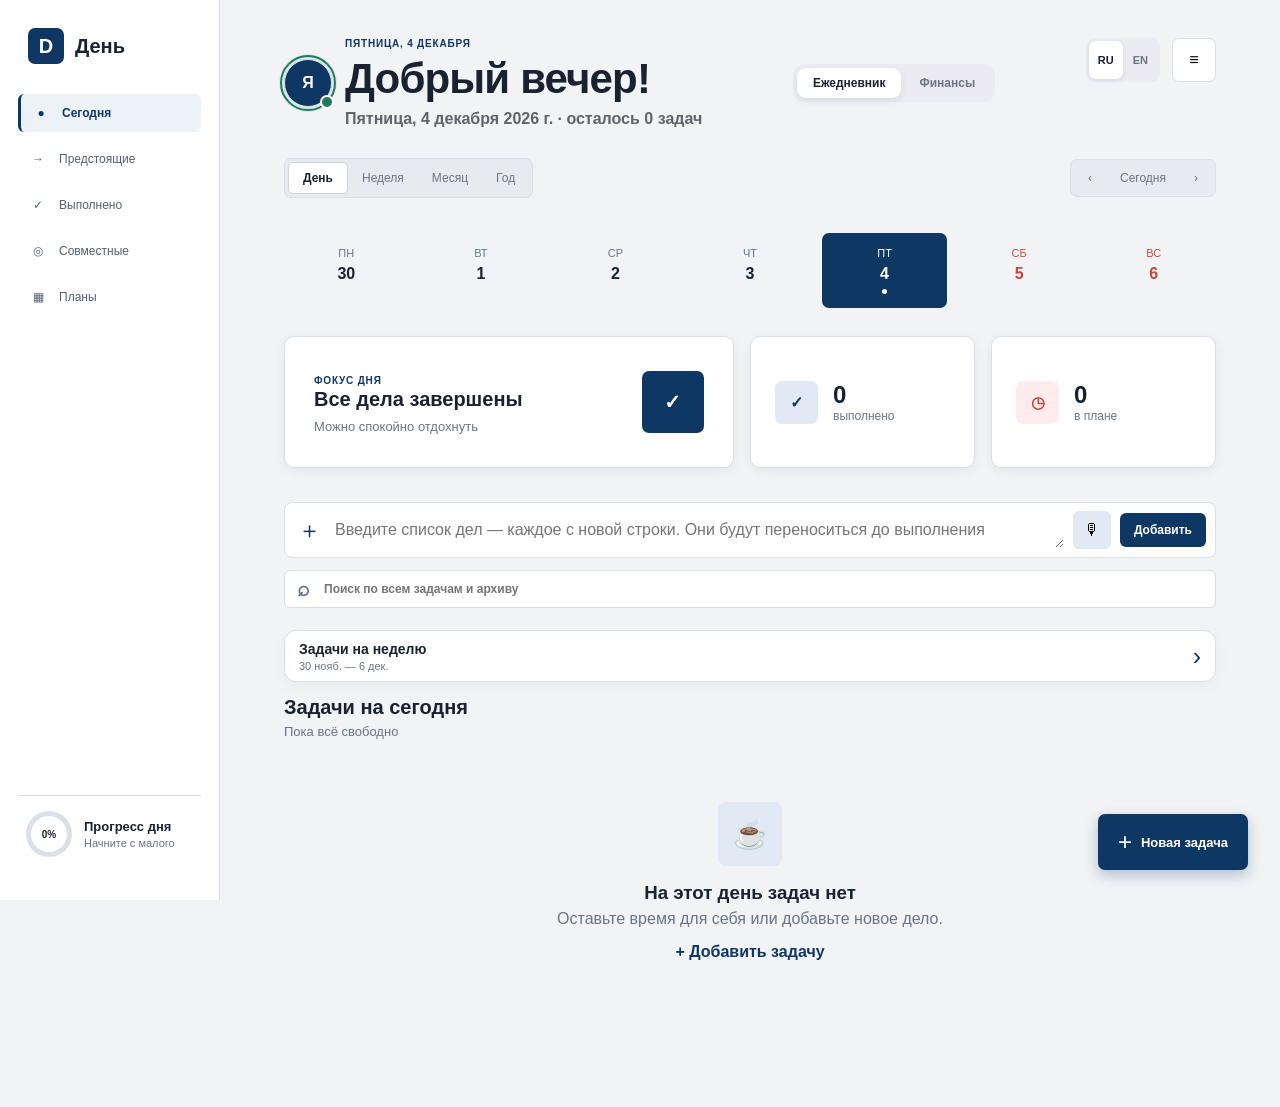
<file: arhiv/do-python/index.html>
<!doctype html>
<html lang="ru">
<head>
  <meta charset="UTF-8">
  <meta name="viewport" content="width=device-width, initial-scale=1, viewport-fit=cover">
  <meta name="theme-color" content="#0e3764">
  <script>try{var t=localStorage.getItem("day-theme-v1");if(t)document.documentElement.dataset.theme=t}catch(e){}</script>
  <meta name="description" content="Простой ежедневник, который работает офлайн на телефоне и Windows.">
  <link rel="manifest" href="manifest.webmanifest">
  <link rel="icon" href="assets/icon.svg" type="image/svg+xml">
  <link rel="stylesheet" href="styles.css?v=97">
  <title>День — ежедневник</title>
  <script>
    (() => {
      const query = new URLSearchParams(location.search);
      const hash = new URLSearchParams(location.hash.replace(/^#/, ''));
      const isRecovery = query.get('recovery') === '1' || query.get('type') === 'recovery' || hash.get('type') === 'recovery';
      if (isRecovery) location.replace(`reset.html${location.search}${location.hash}`);
    })();
  </script>
</head>
<body>
  <div class="app-shell">
    <aside class="sidebar" aria-label="Основная навигация">
      <a class="brand" href="#" aria-label="День — главная">
        <span class="brand-mark">D</span>
        <span>День</span>
      </a>
      <nav class="side-nav" id="plannerSideNav">
        <button class="nav-item active" data-view="today"><span>●</span><span data-i18n="nav.today">Сегодня</span></button>
        <button class="nav-item" data-view="upcoming"><span>→</span><span data-i18n="nav.upcoming">Предстоящие</span></button>
        <button class="nav-item" data-view="completed"><span>✓</span><span data-i18n="nav.completed">Выполнено</span></button>
        <button type="button" class="nav-item shared-nav-entry" id="desktopSharedButton"><span>◎</span><span data-i18n="nav.shared">Совместные</span><i class="shared-badge" id="desktopSharedBadge" hidden></i></button>
        <button type="button" class="nav-item" id="desktopPlansButton"><span>▦</span><span data-i18n="nav.plans">Планы</span></button>
      </nav>
      <nav class="side-nav" id="financeSideNav" hidden>
        <button type="button" class="nav-item active" data-finance-nav="overview"><span>◉</span><span data-i18n="fnav.overview">Обзор</span></button>
        <button type="button" class="nav-item" data-finance-nav="expense"><span>−</span><span data-i18n="fnav.expense">Добавить расход</span></button>
        <button type="button" class="nav-item" data-finance-nav="income"><span>+</span><span data-i18n="fnav.income">Добавить доход</span></button>
        <button type="button" class="nav-item" data-finance-nav="categories"><span>◐</span><span data-i18n="fnav.categories">По категориям</span></button>
        <button type="button" class="nav-item" data-finance-nav="history"><span>☰</span><span data-i18n="fnav.history">История</span></button>
      </nav>
      <div class="sidebar-footer" id="financeSidebarFooter" hidden>
        <div class="finance-side-balance"><small data-i18n="fnav.balance">Баланс периода</small><strong id="financeSideBalance">0 ₽</strong></div>
      </div>
      <div class="sidebar-footer" id="plannerSidebarFooter">
        <div class="progress-ring" id="progressRing"><span id="progressPercent">0%</span></div>
        <div><strong data-i18n="sidebar.dayProgress">Прогресс дня</strong><small id="progressCaption" data-i18n="sidebar.startSmall">Начните с малого</small></div>
      </div>
    </aside>

    <main class="main-content">
      <div class="cloud-banner" id="cloudBanner" role="status" hidden><b>⚠</b><span id="cloudBannerText"></span></div>
      <header class="topbar">
        <div class="identity-header">
          <button class="avatar" id="profileButton" aria-label="Открыть профиль" title="Личный профиль"><span id="profileInitial">Я</span><img id="profileAvatarImage" alt="" hidden></button>
          <div>
            <p class="eyebrow" id="dateEyebrow"></p>
            <h1 id="pageTitle">Добрый день!</h1>
            <p class="subtitle" id="pageSubtitle">Спокойный план — продуктивный день.</p>
          </div>
        </div>
        <div class="app-tabs" role="group" aria-label="Раздел приложения">
          <button type="button" class="app-tab active" id="tabPlanner" aria-pressed="true" data-i18n="tabs.planner">Ежедневник</button>
          <button type="button" class="app-tab" id="tabFinance" aria-pressed="false" data-i18n="tabs.finance">Финансы</button>
        </div>
        <div class="top-actions">
          <div class="lang-switch" role="group" aria-label="Язык / Language">
            <button type="button" class="lang-button active" id="langButtonRu" data-lang="ru">RU</button>
            <button type="button" class="lang-button" id="langButtonEn" data-lang="en">EN</button>
          </div>
          <button type="button" class="icon-button update-button" id="updateButton" title="Обновления" aria-label="Обновления">≡<span class="update-badge" id="updateBadge" hidden></span></button>
          <button class="icon-button" id="installButton" title="Установить приложение" hidden>⇩</button>
        </div>
      </header>

      <div id="plannerView">
      <section class="period-bar" aria-label="Масштаб планирования">
        <div class="period-switch" role="group" aria-label="Период">
          <button class="period-button active" data-period="day" data-i18n="period.day">День</button>
          <button class="period-button" data-period="week" data-i18n="period.week">Неделя</button>
          <button class="period-button" data-period="month" data-i18n="period.month">Месяц</button>
          <button class="period-button" data-period="year" data-i18n="period.year">Год</button>
        </div>
        <div class="period-nav">
          <button id="periodPrev" aria-label="Предыдущий период" data-i18n-aria="period.prevAria">‹</button>
          <button id="periodToday" data-i18n="period.today">Сегодня</button>
          <button id="periodNext" aria-label="Следующий период" data-i18n-aria="period.nextAria">›</button>
        </div>
      </section>

      <section class="week-strip" id="weekStrip" aria-label="Выбор даты"></section>

      <section class="calendar-overview" id="calendarOverview" hidden></section>

      <section class="overview" aria-label="Сводка">
        <article class="focus-card" id="focusCard">
          <div>
            <span class="card-label" data-i18n="focus.label">Фокус дня</span>
            <h2 id="focusTitle">Добавьте первую задачу</h2>
            <p id="focusMeta">Выберите самое важное дело</p>
          </div>
          <div class="focus-illustration" id="focusIllustration" aria-hidden="true">01</div>
        </article>
        <article class="stat-card">
          <span class="stat-icon violet">✓</span>
          <div><strong id="doneCount">0</strong><small data-i18n="stats.done">выполнено</small></div>
        </article>
        <article class="stat-card">
          <span class="stat-icon coral">◷</span>
          <div><strong id="plannedCount">0</strong><small data-i18n="stats.planned">в плане</small></div>
        </article>
      </section>

      <section class="tasks-section">
        <form class="quick-capture" id="quickForm">
          <div class="quick-icon">＋</div>
          <button type="button" class="mobile-new-task" id="mobileNewTaskButton"><span>＋</span> <span data-i18n="quick.newTask">Новая задача</span></button>
          <textarea id="quickInput" rows="1" maxlength="1000" placeholder="Введите список дел — каждое с новой строки. Они будут переноситься до выполнения" data-i18n-placeholder="quick.placeholder"></textarea>
          <button type="button" class="voice-button" id="voiceButton" aria-label="Добавить задачу голосом" title="Голосовой ввод" data-i18n-aria="quick.voiceAria" data-i18n-title="quick.voiceTitle">🎙</button>
          <button type="submit" class="quick-submit" data-i18n="quick.add">Добавить</button>
        </form>
        <div class="task-tools">
          <label class="search-field" aria-label="Поиск задач" data-i18n-aria="quick.searchAria">
            <span>⌕</span>
            <input type="search" id="taskSearch" placeholder="Поиск по всем задачам и архиву" data-i18n-placeholder="quick.searchPlaceholder">
          </label>
        </div>
        <button type="button" class="week-overview-link" id="weekOverviewButton">
          <span><strong data-i18n="quick.weekTasks">Задачи на неделю</strong><small id="weekOverviewLabel">13–19 июля</small></span>
          <b aria-hidden="true">›</b>
        </button>
        <div class="section-heading">
          <div>
            <h2 id="listTitle">Задачи на сегодня</h2>
            <p id="taskSummary">Пока всё свободно</p>
          </div>
        </div>
        <div class="task-list" id="taskList"></div>
        <div class="empty-state" id="emptyState" hidden>
          <div class="empty-icon">☕</div>
          <h3 id="emptyStateTitle">На этот день задач нет</h3>
          <p id="emptyStateText">Оставьте время для себя или добавьте новое дело.</p>
          <button class="text-button" id="emptyAddButton" data-i18n="quick.addTaskShort">+ Добавить задачу</button>
        </div>
      </section>
      </div>

      <div id="financeView" hidden>
        <section class="period-bar" aria-label="Период финансов">
          <div class="period-switch" role="group" aria-label="Период">
            <button class="period-button" data-finance-period="day" data-i18n="period.day">День</button>
            <button class="period-button" data-finance-period="week" data-i18n="period.week">Неделя</button>
            <button class="period-button active" data-finance-period="month" data-i18n="period.month">Месяц</button>
            <button class="period-button" data-finance-period="year" data-i18n="period.year">Год</button>
          </div>
          <div class="period-nav finance-period-nav">
            <button id="financePeriodPrev" aria-label="Предыдущий период" data-i18n-aria="period.prevAria">‹</button>
            <button id="financePeriodToday" class="finance-period-label" aria-label="Перейти к сегодняшнему дню" data-i18n="period.today" data-i18n-aria="finance.todayAria">Сегодня</button>
            <button id="financePeriodNext" aria-label="Следующий период" data-i18n-aria="period.nextAria">›</button>
          </div>
        </section>

        <section class="finance-summary" id="financeSummarySection" aria-label="Сводка по финансам">
          <article class="stat-card">
            <span class="stat-icon green">↓</span>
            <div><strong id="financeIncomeTotal">0 ₽</strong><small data-i18n="finance.income">доход</small></div>
          </article>
          <article class="stat-card">
            <span class="stat-icon coral">↑</span>
            <div><strong id="financeExpenseTotal">0 ₽</strong><small data-i18n="finance.expense">расход</small></div>
          </article>
          <article class="stat-card">
            <span class="stat-icon violet">=</span>
            <div><strong id="financeBalanceTotal">0 ₽</strong><small data-i18n="finance.balance">баланс</small></div>
          </article>
        </section>

        <section class="tasks-section">
          <div class="finance-kind-switch" role="group" aria-label="Тип операции">
            <button type="button" class="finance-kind-button active" data-kind="expense" data-i18n="finance.expenseKind">Расход</button>
            <button type="button" class="finance-kind-button" data-kind="income" data-i18n="finance.incomeKind">Доход</button>
          </div>
          <form class="finance-capture" id="financeQuickForm">
            <span class="voice-field voice-field-textarea">
              <textarea id="financeQuickInput" rows="1" maxlength="400" placeholder="Например: кофе 250 (или несколько строк — по одной покупке в каждой)" data-i18n-placeholder="finance.inputPlaceholder"></textarea>
              <button type="button" class="field-voice-button" id="financeVoiceButton" aria-label="Продиктовать расход" data-i18n-aria="finance.voiceAria">🎙</button>
            </span>
            <p class="finance-hint" id="financeVoiceHint" data-i18n="finance.voiceHint">Нажмите и удерживайте 🎙, скажите покупку и сумму, отпустите</p>
            <p class="finance-hint" data-i18n="fa.hint">Нажмите на иконку категории, чтобы сразу добавить сумму</p>
            <div class="finance-category-grid" id="financeCategoryGrid"></div>
            <div class="finance-photo-actions">
              <button type="button" class="attachment-button" id="financeCameraButton" data-i18n="finance.camera">📷 Сфотографировать чек</button>
              <button type="button" class="attachment-button" id="financeGalleryButton" data-i18n="finance.gallery">▧ Из галереи</button>
            </div>
            <input type="file" id="financeCameraInput" accept="image/*" capture="environment" hidden>
            <input type="file" id="financeGalleryInput" accept="image/*" hidden>
            <div class="finance-photo-preview" id="financePhotoPreview" hidden>
              <img id="financePhotoPreviewImage" alt="Чек" data-i18n-alt="finance.receiptAlt">
              <span data-i18n="finance.photoAttached">Чек прикреплён — сохранится вместе с операцией ниже</span>
              <button type="button" id="removeExpensePhoto" aria-label="Удалить фото" data-i18n-aria="finance.removePhotoAria">×</button>
            </div>
            <button type="submit" class="finance-submit" data-i18n="quick.add">Добавить</button>
          </form>
        </section>

        <section class="tasks-section" id="financeBreakdownSection">
          <div class="section-heading">
            <div>
              <h2 data-i18n="finance.byCategory">По категориям</h2>
              <p data-i18n="finance.whereMoneyGoes">Куда уходят деньги за выбранный период</p>
            </div>
          </div>
          <div class="finance-breakdown" id="financeBreakdown"></div>
          <label class="finance-limit-add" id="financeLimitAdd" hidden><select id="financeLimitAddSelect" aria-label="Лимит для категории" data-i18n-aria="limit.addAria"></select></label>
          <div class="empty-state" id="financeBreakdownEmpty" hidden>
            <div class="empty-icon">◐</div>
            <h3 data-i18n="finance.breakdownEmptyTitle">Пока нечего показать</h3>
            <p data-i18n="finance.breakdownEmptyText">Разбивка по категориям появится после первой операции за этот период.</p>
          </div>
        </section>

      </div>
    </main>

    <button class="fab" id="addButton" aria-label="Добавить задачу" data-i18n-aria="quick.addTaskAria"><span>+</span><b id="fabLabel" data-i18n="quick.newTask">Новая задача</b></button>

    <nav class="bottom-nav" aria-label="Мобильная навигация">
      <button class="mobile-nav finance-only" data-finance-nav="overview" hidden><span>◉</span><small data-i18n="fnav.overview">Обзор</small></button>
      <button class="mobile-nav active planner-only" data-view="today"><span>◉</span><small data-i18n="nav.today">Сегодня</small></button>
      <button class="mobile-nav shared-nav-entry planner-only" id="mobileSharedButton"><span>◎</span><small data-i18n="nav.shared">Совместные</small><i class="shared-badge" id="mobileSharedBadge" hidden></i></button>
      <button class="mobile-add" id="mobileAddButton" aria-label="Добавить задачу" data-i18n-aria="quick.addTaskAria">+</button>
      <button class="mobile-nav finance-only" data-finance-nav="history" hidden><span>☰</span><small data-i18n="fnav.history">История</small></button>
      <button class="mobile-nav planner-only" id="mobilePlansButton"><span>▦</span><small data-i18n="nav.plans">Планы</small></button>
    </nav>
  </div>

  <aside class="update-prompt" id="updatePrompt" role="status" aria-live="polite" hidden>
    <span class="update-prompt-icon" aria-hidden="true">↻</span>
    <div class="update-prompt-copy">
      <strong id="updatePromptTitle">Доступно обновление</strong>
      <small id="updatePromptText">Новая версия ежедневника готова</small>
    </div>
    <button type="button" id="promptApplyUpdate" data-i18n="update.updateAction">Обновить</button>
  </aside>

  <aside class="shared-invite-prompt" id="sharedInvitePrompt" role="dialog" aria-modal="true" aria-labelledby="sharedInvitePromptTitle" hidden>
    <span class="shared-invite-prompt-icon" aria-hidden="true">◎</span>
    <div class="shared-invite-prompt-copy">
      <span data-i18n="shared.taskLabel">Совместная задача</span>
      <strong id="sharedInvitePromptTitle">Новое приглашение</strong>
      <small id="sharedInvitePromptDescription"></small>
      <em id="sharedInvitePromptOwner"></em>
    </div>
    <div class="shared-invite-prompt-actions">
      <button type="button" class="invite-decline later" id="sharedInvitePromptDecline" data-i18n="shared.later">Позже</button>
      <button type="button" class="invite-accept" id="sharedInvitePromptAccept" data-i18n="shared.accept">Принять</button>
    </div>
  </aside>

  <aside class="reminder-alert" id="reminderAlert" role="alertdialog" aria-modal="true" aria-labelledby="reminderAlertTitle" hidden>
    <span class="reminder-alert-icon" aria-hidden="true">🔔</span>
    <div class="reminder-alert-copy">
      <span data-i18n="reminder.label">Напоминание</span>
      <strong id="reminderAlertTitle">Пора выполнить задачу</strong>
      <small id="reminderAlertText"></small>
    </div>
    <div class="reminder-alert-actions">
      <button type="button" class="secondary-button" id="reminderAlertDismiss" data-i18n="reminder.later">Позже</button>
      <button type="button" class="primary-button" id="reminderAlertOpen" data-i18n="reminder.openTask">Открыть задачу</button>
    </div>
  </aside>

  <dialog id="taskDialog">
    <form id="taskForm" method="dialog">
      <div class="dialog-header">
        <div><span class="card-label" data-i18n="task.planLabel">План</span><h2 id="dialogTitle">Новая задача</h2></div>
        <button type="button" class="close-button" id="closeDialog" aria-label="Закрыть" data-i18n-aria="common.close">×</button>
      </div>
      <input type="hidden" id="taskId">
      <input type="hidden" id="taskSource" value="personal">
      <section class="shared-view" id="sharedView" hidden></section>
      <div class="task-type-switch" id="taskTypeSwitch" role="group" aria-label="Тип задачи">
        <button type="button" class="active" data-task-type="personal" data-i18n="task.personal">Личная</button>
        <button type="button" data-task-type="shared" data-i18n="task.shared">Совместная</button>
      </div>
      <section class="shared-task-fields" id="sharedTaskFields" hidden>
        <div class="shared-task-presence" id="sharedTaskPresence" hidden></div>
        <label><span data-i18n="task.inviteMembers">Пригласить участников</span>
          <textarea id="sharedEmails" rows="2" maxlength="500" placeholder="email@example.com — каждый адрес с новой строки" data-i18n-placeholder="task.emailsPlaceholder"></textarea>
        </label>
        <small class="shared-field-hint" data-i18n="task.inviteHint">После входа с указанной почтой участник увидит приглашение по центру экрана и в разделе «Совместные».</small>
        <label><span data-i18n="task.status">Статус выполнения</span>
          <select id="sharedTaskStatus">
            <option value="new" data-i18n="task.statusNew">Новая — ещё не начата</option>
            <option value="accepted" data-i18n="task.statusAccepted">Принял</option>
            <option value="open" data-i18n="task.statusOpen">В работе</option>
            <option value="question" data-i18n="task.statusQuestion">Есть вопрос</option>
            <option value="review" data-i18n="task.statusReview">Готово, на проверке</option>
            <option value="completed" data-i18n="task.statusCompleted">Принято и завершено</option>
          </select>
        </label>
        <div class="shared-reports" id="sharedReports" hidden>
          <span class="shared-reports-title" data-i18n="task.reports">Отчёты по задаче</span>
          <div class="report-list" id="sharedReportList"></div>
          <textarea id="reportText" rows="2" maxlength="1000" placeholder="Что сделано, вопрос организатору…" data-i18n-placeholder="task.reportPlaceholder"></textarea>
          <div class="report-pending" id="reportPending" hidden></div>
          <div class="report-tools">
            <button type="button" class="secondary-button" id="reportPhotoButton" data-i18n="task.reportPhoto">📷 Фото</button>
            <button type="button" class="secondary-button" id="reportVoiceButton">🎤 Голос</button>
            <button type="button" class="primary-button" id="reportSend" data-i18n="task.reportSend">Отправить отчёт</button>
          </div>
          <input type="file" id="reportPhotoInput" accept="image/*" hidden>
        </div>
      </section>
      <label><span data-i18n="task.title">Название</span>
        <span class="voice-field"><input id="taskTitle" maxlength="80" placeholder="Например, подготовить отчёт" required data-i18n-placeholder="task.titlePlaceholder"><button type="button" class="field-voice-button" id="voiceTitleButton" aria-label="Продиктовать название" data-i18n-aria="task.voiceTitleAria">🎙</button></span>
      </label>
      <div class="form-row">
        <label><span data-i18n="task.date">Дата</span><input type="date" id="taskDate" required></label>
        <label><span data-i18n="task.when">Когда выполнить</span>
          <select id="taskTimeMode">
            <option value="anytime" data-i18n="task.anytime">Без времени — в течение дня</option>
            <option value="exact" data-i18n="task.exactTime">Указать точное время</option>
          </select>
          <input type="time" id="taskTime" hidden aria-label="Точное время задачи" data-i18n-aria="task.exactTimeAria">
        </label>
      </div>
      <p class="completion-help" data-i18n="task.completionHelp">Завершите дело галочкой в списке — название автоматически перечеркнётся.</p>
      <div id="personalOnlyFields">
        <label class="check-label"><input type="checkbox" id="taskAutoCarry"> <span data-i18n="task.autoCarry">Автоматически переносить на следующий день, пока задача не выполнена</span></label>
        <label><span data-i18n="task.priority">Приоритет</span>
          <select id="taskPriority"><option value="normal" data-i18n="task.priorityNormal">Обычный</option><option value="high" data-i18n="task.priorityHigh">Высокий</option><option value="low" data-i18n="task.priorityLow">Низкий</option></select>
        </label>
        <label><span data-i18n="task.repeat">Повторение</span>
          <select id="taskRepeat"><option value="none" data-i18n="task.repeatNone">Не повторять</option><option value="daily" data-i18n="task.repeatDaily">Каждый день</option><option value="weekdays" data-i18n="task.repeatWeekdays">По будням</option><option value="weekly" data-i18n="task.repeatWeekly">Каждую неделю</option><option value="monthly" data-i18n="task.repeatMonthly">Каждый месяц</option></select>
        </label>
        <label><span data-i18n="task.remind">Напомнить</span><input type="datetime-local" id="taskReminder"></label>
      </div>
      <fieldset class="notes-subtasks-field">
        <legend data-i18n="task.subtasksNoteLegend">Подзадачи и заметка</legend>
        <label class="sub-field subtasks-sub-field">
          <span class="sub-field-title"><span data-i18n="task.subtasksTitle">☑ Подзадачи</span> <small data-i18n="task.subtasksHint">— чек-лист внутри задачи, каждый пункт с новой строки</small></span>
          <span class="voice-field voice-field-textarea"><textarea id="taskSubtasks" rows="3" maxlength="600" placeholder="Например:&#10;Купить материалы&#10;Позвонить клиенту" data-i18n-placeholder="task.subtasksPlaceholder"></textarea><button type="button" class="field-voice-button" id="voiceSubtasksButton" aria-label="Продиктовать подзадачу" data-i18n-aria="task.voiceSubtasksAria">🎙</button></span>
        </label>
        <div class="sub-field-divider" aria-hidden="true"></div>
        <label class="sub-field note-sub-field">
          <span class="sub-field-title"><span data-i18n="task.noteTitle">📝 Заметка</span> <small data-i18n="task.noteHint">— просто текст, не чек-лист</small></span>
          <span class="voice-field voice-field-textarea"><textarea id="taskNote" rows="3" maxlength="600" placeholder="Необязательные детали, комментарии, адрес и т.п." data-i18n-placeholder="task.notePlaceholder"></textarea><button type="button" class="field-voice-button" id="voiceNoteButton" aria-label="Продиктовать заметку" data-i18n-aria="task.voiceNoteAria">🎙</button></span>
        </label>
      </fieldset>
      <fieldset class="attachment-field">
        <legend data-i18n="task.attachmentLegend">Вложение</legend>
        <div class="attachment-actions">
          <button type="button" class="attachment-button" id="taskCameraButton" data-i18n="task.camera">📷 Камера</button>
          <button type="button" class="attachment-button" id="taskGalleryButton" data-i18n="task.gallery">▧ Галерея</button>
          <button type="button" class="attachment-button" id="taskDocumentButton" data-i18n="task.document">📎 Документ</button>
        </div>
        <input type="file" id="taskCameraInput" accept="image/*" capture="environment" hidden>
        <input type="file" id="taskGalleryInput" accept="image/*" hidden>
        <input type="file" id="taskDocumentInput" hidden>
        <span class="photo-help" data-i18n="task.attachmentHelp">Можно прикрепить фотографию или документ любого формата размером до 4 МБ.</span>
      </fieldset>
      <div class="photo-preview" id="photoPreview" hidden>
        <img id="photoPreviewImage" alt="Предпросмотр вложения" hidden data-i18n-alt="task.previewAlt">
        <span class="attachment-file-icon" id="attachmentFileIcon" hidden>📄</span>
        <div class="attachment-preview-info"><strong id="attachmentName"></strong><small id="photoMeta"></small><a id="attachmentOpen" target="_blank" rel="noopener" data-i18n="task.openFile">Открыть файл</a></div>
        <button type="button" id="removePhoto" data-i18n="common.delete">Удалить</button>
      </div>
      <label><span data-i18n="task.attachmentComment">Комментарий к вложению</span><input id="taskProofNote" maxlength="240" placeholder="Например, помещение проверено, замечаний нет" data-i18n-placeholder="task.attachmentCommentPlaceholder"></label>
      <div class="dialog-actions">
        <button type="button" class="danger-button" id="deleteTask" hidden data-i18n="common.delete">Удалить</button>
        <button type="button" class="secondary-button" id="cancelDialog" data-i18n="common.cancel">Отмена</button>
        <button type="submit" class="primary-button" data-i18n="common.save">Сохранить</button>
      </div>
      <div class="dialog-actions shared-view-actions" id="sharedViewActions" hidden>
        <button type="button" class="danger-button" id="svDelete" hidden></button>
        <button type="button" class="secondary-button" id="svEdit" hidden></button>
        <button type="button" class="primary-button" id="svClose"></button>
      </div>
    </form>
  </dialog>

  <dialog id="financeHistoryDialog" class="shared-dialog finance-history-dialog">
    <div class="shared-panel">
      <div class="dialog-header">
        <div><span class="card-label" data-i18n="fnav.history">История</span><h2 data-i18n="finance.history">История операций</h2></div>
        <button type="button" class="close-button" id="closeFinanceHistory" aria-label="Закрыть" data-i18n-aria="common.close">×</button>
      </div>
      <div class="fh-filters">
        <label><span data-i18n="fh.from">С</span><input type="date" id="fhFrom"></label>
        <label><span data-i18n="fh.to">По</span><input type="date" id="fhTo"></label>
        <div class="fh-quick" role="group">
          <button type="button" data-fh-range="month" data-i18n="fh.thisMonth">Этот месяц</button>
          <button type="button" data-fh-range="last" data-i18n="fh.lastMonth">Прошлый месяц</button>
          <button type="button" data-fh-range="year" data-i18n="fh.thisYear">Этот год</button>
        </div>
        <label><span data-i18n="fh.kind">Тип</span><select id="fhKind"><option value="" data-i18n="fh.all">Все</option><option value="expense" data-i18n="finance.expenseKind">Расход</option><option value="income" data-i18n="finance.incomeKind">Доход</option></select></label>
        <label><span data-i18n="fh.category">Категория</span><select id="fhCategory"></select></label>
        <label class="fh-search"><span data-i18n="fh.search">Поиск</span><input type="search" id="fhSearch" placeholder="Например: кофе" data-i18n-placeholder="fh.searchPlaceholder"></label>
      </div>
      <p class="fh-summary" id="financeHistorySummary"></p>
      <div class="task-list" id="financeList"></div>
      <div class="empty-state" id="financeEmptyState" hidden>
        <div class="empty-icon">₽</div>
        <h3 data-i18n="fh.emptyTitle">Ничего не найдено</h3>
        <p data-i18n="fh.emptyText">Измените даты, категорию или текст поиска.</p>
      </div>
    </div>
  </dialog>

  <dialog id="financeAddDialog" class="finance-add-dialog">
    <form id="financeAddForm" method="dialog">
      <div class="dialog-header">
        <div class="fa-head"><i id="faIcon"></i><div><span class="card-label" id="faKindLabel">Расход</span><h2 id="faTitle">Категория</h2></div></div>
        <button type="button" class="close-button" id="closeFinanceAdd" aria-label="Закрыть" data-i18n-aria="common.close">×</button>
      </div>
      <label><span data-i18n="fa.amount">Сумма</span><input id="faAmount" type="text" inputmode="decimal" autocomplete="off" required placeholder="0"></label>
      <label><span data-i18n="fa.note">Комментарий (необязательно)</span><input id="faNote" maxlength="80" placeholder="Например: обед с коллегами" data-i18n-placeholder="fa.notePlaceholder"></label>
      <label><span data-i18n="fa.date">Дата</span><input id="faDate" type="date" required></label>
      <button type="submit" class="finance-submit" id="faSubmit" data-i18n="quick.add">Добавить</button>
    </form>
  </dialog>

  <dialog id="sharedDialog" class="shared-dialog">
    <div class="shared-panel">
      <div class="dialog-header">
        <div><span class="card-label" data-i18n="shared.workLabel">Общая работа</span><h2 data-i18n="nav.shared">Совместные</h2></div>
        <button type="button" class="close-button" id="closeShared" aria-label="Закрыть" data-i18n-aria="common.close">×</button>
      </div>
      <div class="shared-tabs" role="tablist">
        <button type="button" class="active" data-shared-tab="tasks" data-i18n="shared.tasksTab">Задачи</button>
        <button type="button" data-shared-tab="people" data-i18n="shared.peopleTab">Участники</button>
        <button type="button" data-shared-tab="invites"><span data-i18n="shared.invitesTab">Приглашения</span> <i id="sharedInviteCount" hidden></i></button>
      </div>
      <div class="shared-summary" id="sharedSummary"></div>
      <div class="shared-content" id="sharedContent"></div>
      <button type="button" class="primary-button shared-add-button" id="sharedAddButton" data-i18n="shared.newTask">＋ Новая совместная задача</button>
    </div>
  </dialog>

  <dialog id="reminderDialog" class="reminder-dialog">
    <div class="reminder-panel">
      <div class="dialog-header">
        <div><span class="card-label" data-i18n="plans.personalOverview">Личный обзор</span><h2 data-i18n="plans.title">Дела и планы</h2></div>
        <button type="button" class="close-button" id="closeReminders" aria-label="Закрыть" data-i18n-aria="common.close">×</button>
      </div>
      <div class="planning-tabs" role="tablist" aria-label="Период планирования">
        <button type="button" class="planning-tab active" data-planning-view="week" data-i18n="period.week">Неделя</button>
        <button type="button" class="planning-tab" data-planning-view="month" data-i18n="period.month">Месяц</button>
        <button type="button" class="planning-tab" data-planning-view="year" data-i18n="period.year">Год</button>
      </div>
      <section id="todayPlanningPanel" hidden>
        <div class="mini-task-list" id="miniTaskList"></div>
        <button class="primary-button notification-permission" id="enableNotifications" data-i18n="plans.enableNotifications">Включить уведомления</button>
      </section>
      <section id="longPlanningPanel" hidden>
        <div class="plan-period-heading">
          <strong id="planPeriodTitle">Планы на неделю</strong>
          <div class="plan-period-nav"><button type="button" id="planPeriodPrev" aria-label="Предыдущий период" data-i18n-aria="period.prevAria">‹</button><small id="planPeriodLabel"></small><button type="button" id="planPeriodNext" aria-label="Следующий период" data-i18n-aria="period.nextAria">›</button></div>
        </div>
        <form id="planForm" class="plan-entry-form">
          <textarea id="planInput" rows="2" maxlength="1000" required placeholder="Например: заниматься английским" data-i18n-placeholder="plans.inputPlaceholder"></textarea>
          <label class="plan-date-label"><span><span data-i18n="plans.when">Когда планируется</span> <small data-i18n="plans.optional">необязательно</small></span><input type="date" id="planDate"></label>
          <small class="plan-form-hint" data-i18n="plans.hint">Один план виден в своей неделе, месяце и году. Можно написать несколько пунктов с новой строки.</small>
          <button type="submit" class="primary-button" data-i18n="plans.addToList">Добавить в список</button>
        </form>
        <div class="period-plan-list" id="periodPlanList"></div>
      </section>
    </div>
  </dialog>

  <dialog id="updateDialog" class="update-dialog">
    <div class="update-panel">
      <div class="dialog-header">
        <div><span class="card-label" data-i18n="update.appLabel">Приложение</span><h2 data-i18n="update.title">Обновления</h2></div>
        <button type="button" class="close-button" id="closeUpdate" aria-label="Закрыть" data-i18n-aria="common.close">×</button>
      </div>
      <div class="update-state">
        <span class="update-state-icon">↻</span>
        <div><strong id="updateStatusTitle">Обновления</strong><small id="updateStatusText">Новых обновлений нет</small></div>
      </div>
      <div class="update-release">
        <div><span data-i18n="update.latestVersion">Последняя версия</span><strong id="latestVersionLabel">39</strong></div>
        <ul id="updateNotes"><li data-i18n="update.defaultNote">Центр обновлений и ручная установка новой версии.</li></ul>
      </div>
      <div class="update-actions">
        <button type="button" class="primary-button" id="applyUpdateButton" hidden data-i18n="update.updateApp">Обновить приложение</button>
      </div>
      <p class="update-hint" data-i18n="update.hint">Задачи, фотографии и настройки при обновлении не удаляются.</p>
      <div class="menu-tools" aria-label="Дополнительные возможности">
        <button type="button" class="menu-tool" id="openAccountFromMenu"><span>👤</span><div><strong id="accountMenuTitle">Аккаунт</strong><small id="accountMenuSubtitle" data-i18n="update.accountSubtitle">Войти или зарегистрироваться</small></div><b>›</b></button>
        <button type="button" class="menu-tool" id="openNotificationSettings"><span>🔔</span><div><strong data-i18n="nav.notifications">Уведомления</strong><small data-i18n="update.notificationsSubtitle">Напоминания и сводка дел</small></div><b>›</b></button>
        <button type="button" class="menu-tool" id="exportBackup"><span>💾</span><div><strong data-i18n="backup.export">Сохранить копию данных</strong><small data-i18n="backup.exportSub">Файл с задачами, планами и финансами</small></div><b>›</b></button>
        <button type="button" class="menu-tool" id="importBackup"><span>📥</span><div><strong data-i18n="backup.import">Восстановить из копии</strong><small data-i18n="backup.importSub">Добавит недостающие записи из файла</small></div><b>›</b></button>
        <input type="file" id="importBackupInput" accept="application/json,.json" hidden>
        <button type="button" class="menu-tool" id="openFeedback"><span>✉</span><div><strong data-i18n="update.feedback">Обратная связь</strong><small data-i18n="update.feedbackSubtitle">Сообщить о проблеме, приложить фото</small></div><b>›</b></button>
      </div>
    </div>
  </dialog>

  <dialog id="notificationDialog" class="settings-dialog">
    <form id="notificationForm" class="settings-panel">
      <div class="dialog-header">
        <div><span class="card-label" data-i18n="notif.remindersLabel">Напоминания</span><h2 data-i18n="nav.notifications">Уведомления</h2></div>
        <button type="button" class="close-button" id="closeNotificationSettings" aria-label="Закрыть" data-i18n-aria="common.close">×</button>
      </div>
      <div class="permission-state" id="notificationPermissionState"></div>
      <label class="setting-toggle"><span><strong data-i18n="notif.exactTitle">По времени задачи</strong><small data-i18n="notif.exactText">В точное время, указанное в напоминании</small></span><input type="checkbox" id="notifyExact" checked></label>
      <label class="setting-toggle"><span><strong data-i18n="notif.dailyTitle">Сводка на сегодня</strong><small data-i18n="notif.dailyText">Количество дел и ближайшие задачи</small></span><input type="checkbox" id="notifyDaily" checked></label>
      <label class="notification-time"><span data-i18n="notif.dailyTime">Первое напоминание в</span><input type="time" id="notifyDailyTime" value="09:00"></label>
      <label class="notification-time"><span data-i18n="notif.repeat">Как часто напоминать</span><select id="notifyRepeat"><option value="once" data-i18n="notif.repeatOnce">Один раз в день</option><option value="twice" data-i18n="notif.repeatTwice">Два раза в день</option><option value="hourly2" data-i18n="notif.repeatHourly2">Каждые 2 часа (до 21:00)</option><option value="hourly" data-i18n="notif.repeatHourly">Каждый час (до 21:00)</option></select></label>
      <label class="notification-time" id="notifyTime2Row"><span data-i18n="notif.dailyTime2">Второе напоминание в</span><input type="time" id="notifyDailyTime2" value="18:00"></label>
      <label class="setting-toggle"><span><strong data-i18n="notif.overdueTitle">Просроченные дела</strong><small data-i18n="notif.overdueText">Один раз в день, если остались незавершённые задачи</small></span><input type="checkbox" id="notifyOverdue" checked></label>
      <button type="button" class="secondary-button notification-test" id="testNotification" data-i18n="notif.test">Проверить уведомление</button>
      <button type="submit" class="primary-button notification-save" data-i18n="notif.save">Сохранить настройки</button>
      <p class="settings-hint" data-i18n="notif.hint">На iPhone уведомления работают для ежедневника, добавленного на экран «Домой». После входа в аккаунт серверные push-уведомления приходят и при закрытом приложении.</p>
    </form>
  </dialog>

  <dialog id="feedbackDialog" class="settings-dialog">
    <form id="feedbackForm" class="settings-panel" enctype="multipart/form-data">
      <div class="dialog-header">
        <div><span class="card-label" data-i18n="feedback.helpLabel">Помощь разработчику</span><h2 data-i18n="update.feedback">Обратная связь</h2></div>
        <button type="button" class="close-button" id="closeFeedback" aria-label="Закрыть" data-i18n-aria="common.close">×</button>
      </div>
      <label><span data-i18n="feedback.describe">Опишите проблему или предложение</span>
        <div class="feedback-text-wrap"><textarea id="feedbackText" rows="6" maxlength="3000" required placeholder="Что произошло? Что вы нажимали? Что ожидали увидеть?" data-i18n-placeholder="feedback.placeholder"></textarea><button type="button" class="field-voice-button" id="feedbackVoiceButton" aria-label="Надиктовать текст" title="Надиктовать текст" data-i18n-aria="feedback.voiceAria" data-i18n-title="feedback.voiceAria">🎙</button></div>
      </label>
      <label><span data-i18n="feedback.replyEmail">Email отправителя</span><input type="email" id="feedbackReplyEmail" readonly autocomplete="email" placeholder="Будет взят из аккаунта" data-i18n-placeholder="feedback.emailPlaceholder"></label>
      <input type="file" id="feedbackPhotoInput" accept="image/*" hidden>
      <button type="button" class="attachment-button feedback-photo-button" id="chooseFeedbackPhoto" data-i18n="feedback.attachPhoto">▧ Прикрепить фото проблемы</button>
      <div class="feedback-file" id="feedbackFile" hidden><span id="feedbackFileName"></span><button type="button" id="removeFeedbackPhoto" aria-label="Убрать фото" data-i18n-aria="feedback.removePhotoAria">×</button></div>
      <button type="submit" class="primary-button" id="feedbackSubmitButton" data-i18n="feedback.send">Отправить разработчику</button>
      <p class="settings-hint" data-i18n="feedback.hint">Сообщение уйдёт разработчику в фоне. Фото перед отправкой автоматически уменьшается. Ответ придёт на email аккаунта или на тот, что вы укажете.</p>
    </form>
  </dialog>

  <dialog id="syncDialog" class="sync-dialog">
    <div class="sync-panel">
      <div class="dialog-header">
        <div><span class="card-label" data-i18n="sync.cloudLabel">Облако</span><h2 data-i18n="sync.title">Синхронизация</h2></div>
        <button type="button" class="close-button" id="closeSync" aria-label="Закрыть" data-i18n-aria="common.close">×</button>
      </div>
      <div class="sync-state" id="syncState">
        <span class="sync-state-icon">☁</span>
        <div><strong id="syncStateTitle">Не подключено</strong><small id="syncStateText">Войдите на каждом устройстве с одинаковым email.</small></div>
      </div>
      <form id="syncAuthForm">
        <label><span data-i18n="sync.email">Email</span><input type="email" id="syncEmail" autocomplete="email" required placeholder="name@example.com"></label>
        <label><span data-i18n="sync.password">Пароль</span><input type="password" id="syncPassword" autocomplete="current-password" minlength="8" required placeholder="Не менее 8 символов" data-i18n-placeholder="sync.passwordPlaceholder"></label>
        <div class="sync-actions">
          <button type="button" class="secondary-button" id="syncSignUp" data-i18n="sync.signUp">Регистрация</button>
          <button type="submit" class="primary-button" data-i18n="sync.signIn">Войти</button>
        </div>
        <button type="button" class="forgot-password-button" id="syncForgotPassword" data-i18n="sync.forgotPassword">Забыли пароль? Получить новое письмо</button>
      </form>
      <form id="syncRecoveryCodeForm" hidden>
        <p class="sync-reset-note" data-i18n="sync.recoveryNote">Откройте только самое новое письмо. Нажмите в нём «Reset password». Если письмо содержит цифровой код, его можно ввести ниже.</p>
        <label><span data-i18n="sync.email">Email</span><input type="email" id="syncRecoveryEmail" autocomplete="email" required placeholder="name@example.com"></label>
        <label><span data-i18n="sync.codeFromEmail">Код из письма</span><input type="text" id="syncRecoveryCode" inputmode="numeric" autocomplete="one-time-code" pattern="[0-9]{6,8}" maxlength="8" required placeholder="6–8 цифр" data-i18n-placeholder="sync.codePlaceholder"></label>
        <button type="submit" class="primary-button" data-i18n="sync.checkCode">Проверить код</button>
        <button type="button" class="secondary-button recovery-button" id="syncResendRecoveryCode" data-i18n="sync.resendCode">Отправить новый код</button>
        <button type="button" class="forgot-password-button" id="syncBackToLogin" data-i18n="sync.backToLogin">Вернуться ко входу</button>
      </form>
      <form id="syncResetForm" hidden>
        <p class="sync-reset-note" data-i18n="sync.codeConfirmedNote">Код подтверждён. Придумайте новый пароль — старый пароль вводить не нужно.</p>
        <label><span data-i18n="sync.newPassword">Новый пароль</span><input type="password" id="syncNewPassword" minlength="8" required autocomplete="new-password" placeholder="Не менее 8 символов" data-i18n-placeholder="sync.passwordPlaceholder"></label>
        <label><span data-i18n="sync.repeatPassword">Повторите пароль</span><input type="password" id="syncNewPasswordConfirm" minlength="8" required autocomplete="new-password"></label>
        <button type="submit" class="primary-button" data-i18n="sync.saveNewPassword">Сохранить новый пароль</button>
      </form>
      <div class="sync-connected" id="syncConnected" hidden>
        <button class="primary-button" id="syncNow" data-i18n="sync.syncNow">Синхронизировать сейчас</button>
        <button class="secondary-button" id="syncLogout" data-i18n="sync.switchUser">Сменить пользователя</button>
        <div class="pin-settings">
          <strong data-i18n="sync.pinLogin">Быстрый вход по PIN</strong><small data-i18n="sync.pinHint">Четыре цифры хранятся только на этом устройстве.</small>
          <input type="text" id="pinSetupInput" inputmode="numeric" pattern="[0-9]{4}" maxlength="4" autocomplete="off" enterkeyhint="done" data-form-type="other" placeholder="4 цифры" aria-label="Новый PIN-код" data-i18n-placeholder="sync.pinDigits" data-i18n-aria="sync.pinNewAria">
          <div><button type="button" class="primary-button" id="pinSaveButton" data-i18n="sync.pinSet">Установить PIN</button><button type="button" class="secondary-button" id="pinRemoveButton" data-i18n="sync.pinRemove">Убрать PIN</button></div>
        </div>
      </div>
      <p class="sync-note" data-i18n="sync.note">У каждого email свой отдельный ежедневник. На общем устройстве нажмите «Сменить пользователя», прежде чем другой человек войдёт в свой аккаунт.</p>
    </div>
  </dialog>

  <dialog id="pinDialog" class="pin-dialog">
    <form id="pinUnlockForm">
      <div class="pin-lock-icon">🔒</div><h2 data-i18n="pin.enter">Введите PIN</h2><p data-i18n="pin.hint">Четыре цифры для быстрого входа в ежедневник.</p>
      <input type="text" id="pinUnlockInput" inputmode="numeric" pattern="[0-9]{4}" maxlength="4" required autocomplete="off" enterkeyhint="done" data-form-type="other" aria-label="PIN-код" data-i18n-aria="pin.codeAria">
      <button type="submit" class="primary-button" data-i18n="pin.open">Открыть ежедневник</button>
      <button type="button" class="secondary-button" id="pinUsePassword" data-i18n="pin.usePassword">Войти по почте и паролю</button>
      <small id="pinError" role="status"></small>
    </form>
  </dialog>

  <dialog id="profileDialog" class="profile-dialog">
    <div class="profile-panel">
      <div class="dialog-header">
        <div><span class="card-label" data-i18n="profile.personalDataLabel">Личные данные</span><h2 data-i18n="profile.myProfile">Мой профиль</h2></div>
        <button type="button" class="close-button" id="closeProfile" aria-label="Закрыть" data-i18n-aria="common.close">×</button>
      </div>
      <form id="profileForm">
        <div class="profile-photo-editor">
          <button type="button" class="profile-photo-preview" id="chooseProfilePhoto" aria-label="Выбрать фотографию из галереи" data-i18n-aria="profile.chooseAria">
            <span id="profilePreviewInitial">Я</span><img id="profilePreviewImage" alt="Фотография профиля" hidden data-i18n-alt="profile.photoAlt">
            <i aria-hidden="true">＋</i>
          </button>
          <div><strong data-i18n="profile.photo">Фотография</strong><small data-i18n="profile.photoHint">Будет показана в правом верхнем углу</small><div class="profile-photo-actions"><button type="button" id="profileGalleryButton" data-i18n="finance.gallery2">Из галереи</button><button type="button" id="profileCameraButton" data-i18n="profile.takePhoto">Сделать фото</button></div><button type="button" class="profile-photo-remove" id="removeProfilePhoto" data-i18n="profile.removePhoto">Удалить фото</button></div>
          <input type="file" id="profilePhotoInput" accept="image/*" hidden>
          <input type="file" id="profileCameraInput" accept="image/*" capture="user" hidden>
        </div>
        <label><span data-i18n="profile.howToAddress">Как к вам обращаться</span><input id="profileName" maxlength="40" placeholder="Например, Александр" data-i18n-placeholder="profile.namePlaceholder"></label>
        <div class="theme-field"><strong data-i18n="profile.theme">Цвет оформления</strong>
          <div class="theme-picker" id="themePicker" role="group" aria-label="Цвет оформления" data-i18n-aria="profile.theme">
            <button type="button" data-theme-choice="blue" aria-label="Синий"></button><button type="button" data-theme-choice="green" aria-label="Зелёный"></button><button type="button" data-theme-choice="crimson" aria-label="Бордовый"></button><button type="button" data-theme-choice="purple" aria-label="Фиолетовый"></button><button type="button" data-theme-choice="graphite" aria-label="Графит"></button>
          </div></div>
        <p class="profile-note" data-i18n="profile.note">Здесь можно изменить имя и фотографию профиля.</p>
        <div class="profile-actions"><button type="submit" class="primary-button" data-i18n="common.save">Сохранить</button></div>
      </form>
    </div>
  </dialog>

  <div class="toast" id="toast" role="status" aria-live="polite"><span id="toastText"></span><button id="toastAction" hidden></button></div>
  <script src="sync-config.js?v=97"></script>
  <script src="sync.js?v=97"></script>
  <script src="i18n-en.js?v=97"></script>
  <script src="app.js?v=97"></script>
</body>
</html>
</file>
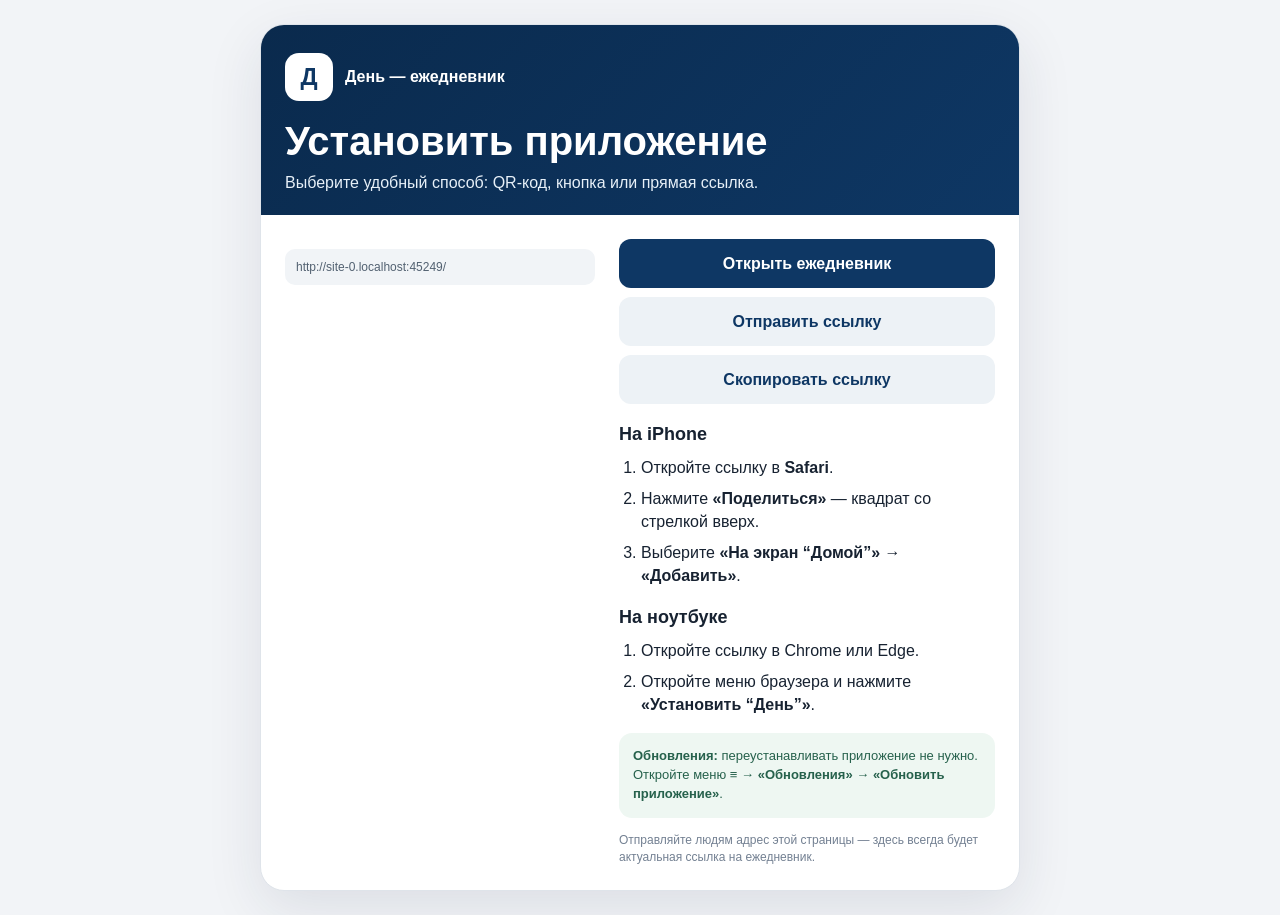
<file: install.html>
<!doctype html>
<html lang="ru">
<head>
  <meta charset="UTF-8">
  <meta name="viewport" content="width=device-width,initial-scale=1,viewport-fit=cover">
  <meta name="theme-color" content="#0e3764">
  <title>Установить «День»</title>
  <style>
    *{box-sizing:border-box}body{margin:0;min-height:100dvh;padding:24px 16px;background:#f2f4f7;color:#172231;font-family:-apple-system,BlinkMacSystemFont,"Segoe UI",sans-serif}.page{width:min(760px,100%);margin:auto}.card{overflow:hidden;border:1px solid #dfe4ea;border-radius:24px;background:#fff;box-shadow:0 18px 55px rgba(26,43,64,.1)}header{padding:28px 24px 20px;background:linear-gradient(135deg,#0a2a4d,#0e3764);color:#fff}.brand{display:flex;align-items:center;gap:12px}.mark{width:48px;height:48px;display:grid;place-items:center;border-radius:14px;background:#fff;color:#0e3764;font-size:24px;font-weight:850}h1{margin:18px 0 7px;font-size:clamp(27px,6vw,40px)}header p{margin:0;color:#e7f0f8;line-height:1.5}.content{display:grid;grid-template-columns:minmax(220px,310px) 1fr;gap:24px;padding:24px}.qr{width:100%;aspect-ratio:1;border:1px solid #e0e5ea;border-radius:18px;background:#fff}.linkbox{margin-top:10px;padding:11px;border-radius:10px;background:#f1f4f7;color:#526171;font-size:12px;word-break:break-all}.actions{display:grid;gap:9px}.button{display:flex;align-items:center;justify-content:center;min-height:49px;padding:12px 16px;border:0;border-radius:12px;background:#0e3764;color:#fff;font:inherit;font-weight:750;text-align:center;text-decoration:none;cursor:pointer}.button.secondary{background:#edf2f6;color:#0e3764}.steps{margin-top:20px}.steps h2{margin:0 0 12px;font-size:18px}.steps ol{margin:0;padding-left:22px}.steps li{margin:0 0 9px;line-height:1.4}.update{margin-top:17px;padding:14px;border-radius:13px;background:#eef7f2;color:#26614c;font-size:13px;line-height:1.45}.small{margin:14px 0 0;color:#738092;font-size:12px;line-height:1.45}@media(max-width:620px){body{padding:0;background:#fff}.card{border:0;border-radius:0;box-shadow:none}.content{grid-template-columns:1fr;padding:20px}.qr{width:min(330px,100%);justify-self:center}header{padding:24px 20px}.linkbox{text-align:center}}
  </style>
</head>
<body>
  <main class="page">
    <section class="card">
      <header>
        <div class="brand"><span class="mark">Д</span><strong>День — ежедневник</strong></div>
        <h1>Установить приложение</h1>
        <p>Выберите удобный способ: QR-код, кнопка или прямая ссылка.</p>
      </header>
      <div class="content">
        <div>
          <img class="qr" id="qr" src="qr-iphone.svg" alt="QR-код для открытия ежедневника">
          <div class="linkbox" id="appLink"></div>
        </div>
        <div>
          <div class="actions">
            <a class="button" id="openApp" href="./">Открыть ежедневник</a>
            <button class="button secondary" id="shareButton" type="button">Отправить ссылку</button>
            <button class="button secondary" id="copyButton" type="button">Скопировать ссылку</button>
          </div>
          <div class="steps">
            <h2>На iPhone</h2>
            <ol>
              <li>Откройте ссылку в <b>Safari</b>.</li>
              <li>Нажмите <b>«Поделиться»</b> — квадрат со стрелкой вверх.</li>
              <li>Выберите <b>«На экран “Домой”»</b> → <b>«Добавить»</b>.</li>
            </ol>
          </div>
          <div class="steps">
            <h2>На ноутбуке</h2>
            <ol>
              <li>Откройте ссылку в Chrome или Edge.</li>
              <li>Откройте меню браузера и нажмите <b>«Установить “День”»</b>.</li>
            </ol>
          </div>
          <div class="update"><b>Обновления:</b> переустанавливать приложение не нужно. Откройте меню <b>≡</b> → <b>«Обновления»</b> → <b>«Обновить приложение»</b>.</div>
          <p class="small">Отправляйте людям адрес этой страницы — здесь всегда будет актуальная ссылка на ежедневник.</p>
        </div>
      </div>
    </section>
  </main>
  <script>
    // Ссылка — на тот сервер, с которого открыта эта страница (свой сервер, VPS или прежний сайт).
    const appUrl=new URL('./',location.href).href;
    document.querySelector('#appLink').textContent=appUrl;
    // Готовый QR-код ведёт на прежний сайт GitHub Pages — на своём сервере его не показываем, чтобы не увести людей туда.
    if(location.hostname!=='sharinskiy888-art.github.io')document.querySelector('#qr').hidden=true;
    document.querySelector('#copyButton').addEventListener('click',async event=>{await navigator.clipboard.writeText(appUrl);event.currentTarget.textContent='Ссылка скопирована ✓';});
    document.querySelector('#shareButton').addEventListener('click',async()=>{if(navigator.share)await navigator.share({title:'День — ежедневник',text:'Установить ежедневник «День»',url:location.href});else{await navigator.clipboard.writeText(location.href);document.querySelector('#shareButton').textContent='Ссылка скопирована ✓';}});
  </script>
</body>
</html>
</file>
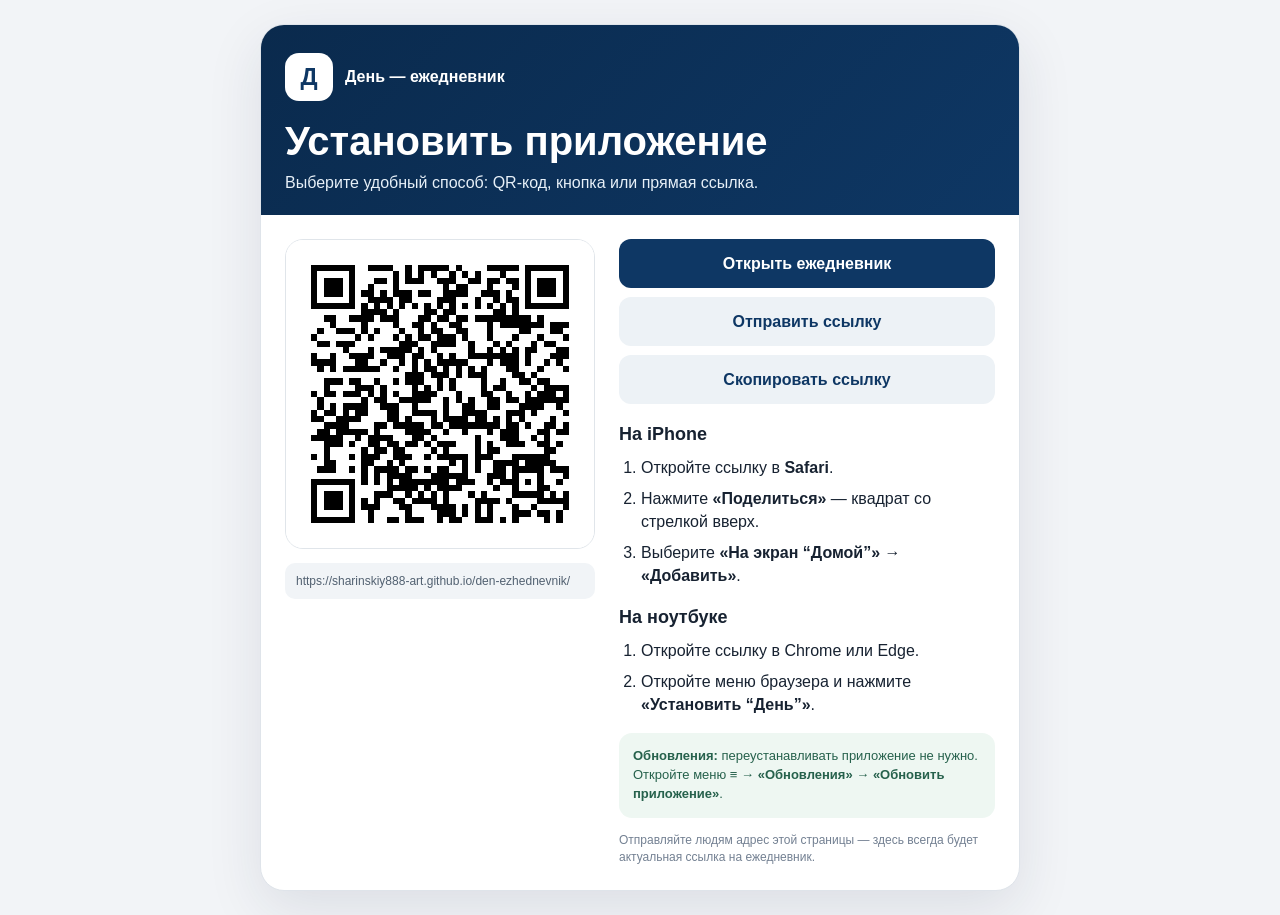
<file: arhiv/do-python/install.html>
<!doctype html>
<html lang="ru">
<head>
  <meta charset="UTF-8">
  <meta name="viewport" content="width=device-width,initial-scale=1,viewport-fit=cover">
  <meta name="theme-color" content="#0e3764">
  <title>Установить «День»</title>
  <style>
    *{box-sizing:border-box}body{margin:0;min-height:100dvh;padding:24px 16px;background:#f2f4f7;color:#172231;font-family:-apple-system,BlinkMacSystemFont,"Segoe UI",sans-serif}.page{width:min(760px,100%);margin:auto}.card{overflow:hidden;border:1px solid #dfe4ea;border-radius:24px;background:#fff;box-shadow:0 18px 55px rgba(26,43,64,.1)}header{padding:28px 24px 20px;background:linear-gradient(135deg,#0a2a4d,#0e3764);color:#fff}.brand{display:flex;align-items:center;gap:12px}.mark{width:48px;height:48px;display:grid;place-items:center;border-radius:14px;background:#fff;color:#0e3764;font-size:24px;font-weight:850}h1{margin:18px 0 7px;font-size:clamp(27px,6vw,40px)}header p{margin:0;color:#e7f0f8;line-height:1.5}.content{display:grid;grid-template-columns:minmax(220px,310px) 1fr;gap:24px;padding:24px}.qr{width:100%;aspect-ratio:1;border:1px solid #e0e5ea;border-radius:18px;background:#fff}.linkbox{margin-top:10px;padding:11px;border-radius:10px;background:#f1f4f7;color:#526171;font-size:12px;word-break:break-all}.actions{display:grid;gap:9px}.button{display:flex;align-items:center;justify-content:center;min-height:49px;padding:12px 16px;border:0;border-radius:12px;background:#0e3764;color:#fff;font:inherit;font-weight:750;text-align:center;text-decoration:none;cursor:pointer}.button.secondary{background:#edf2f6;color:#0e3764}.steps{margin-top:20px}.steps h2{margin:0 0 12px;font-size:18px}.steps ol{margin:0;padding-left:22px}.steps li{margin:0 0 9px;line-height:1.4}.update{margin-top:17px;padding:14px;border-radius:13px;background:#eef7f2;color:#26614c;font-size:13px;line-height:1.45}.small{margin:14px 0 0;color:#738092;font-size:12px;line-height:1.45}@media(max-width:620px){body{padding:0;background:#fff}.card{border:0;border-radius:0;box-shadow:none}.content{grid-template-columns:1fr;padding:20px}.qr{width:min(330px,100%);justify-self:center}header{padding:24px 20px}.linkbox{text-align:center}}
  </style>
</head>
<body>
  <main class="page">
    <section class="card">
      <header>
        <div class="brand"><span class="mark">Д</span><strong>День — ежедневник</strong></div>
        <h1>Установить приложение</h1>
        <p>Выберите удобный способ: QR-код, кнопка или прямая ссылка.</p>
      </header>
      <div class="content">
        <div>
          <img class="qr" src="qr-iphone.svg" alt="QR-код для открытия ежедневника">
          <div class="linkbox">https://sharinskiy888-art.github.io/den-ezhednevnik/</div>
        </div>
        <div>
          <div class="actions">
            <a class="button" href="https://sharinskiy888-art.github.io/den-ezhednevnik/">Открыть ежедневник</a>
            <button class="button secondary" id="shareButton" type="button">Отправить ссылку</button>
            <button class="button secondary" id="copyButton" type="button">Скопировать ссылку</button>
          </div>
          <div class="steps">
            <h2>На iPhone</h2>
            <ol>
              <li>Откройте ссылку в <b>Safari</b>.</li>
              <li>Нажмите <b>«Поделиться»</b> — квадрат со стрелкой вверх.</li>
              <li>Выберите <b>«На экран “Домой”»</b> → <b>«Добавить»</b>.</li>
            </ol>
          </div>
          <div class="steps">
            <h2>На ноутбуке</h2>
            <ol>
              <li>Откройте ссылку в Chrome или Edge.</li>
              <li>Откройте меню браузера и нажмите <b>«Установить “День”»</b>.</li>
            </ol>
          </div>
          <div class="update"><b>Обновления:</b> переустанавливать приложение не нужно. Откройте меню <b>≡</b> → <b>«Обновления»</b> → <b>«Обновить приложение»</b>.</div>
          <p class="small">Отправляйте людям адрес этой страницы — здесь всегда будет актуальная ссылка на ежедневник.</p>
        </div>
      </div>
    </section>
  </main>
  <script>
    const appUrl='https://sharinskiy888-art.github.io/den-ezhednevnik/';
    document.querySelector('#copyButton').addEventListener('click',async event=>{await navigator.clipboard.writeText(appUrl);event.currentTarget.textContent='Ссылка скопирована ✓';});
    document.querySelector('#shareButton').addEventListener('click',async()=>{if(navigator.share)await navigator.share({title:'День — ежедневник',text:'Установить ежедневник «День»',url:location.href});else{await navigator.clipboard.writeText(location.href);document.querySelector('#shareButton').textContent='Ссылка скопирована ✓';}});
  </script>
</body>
</html>
</file>
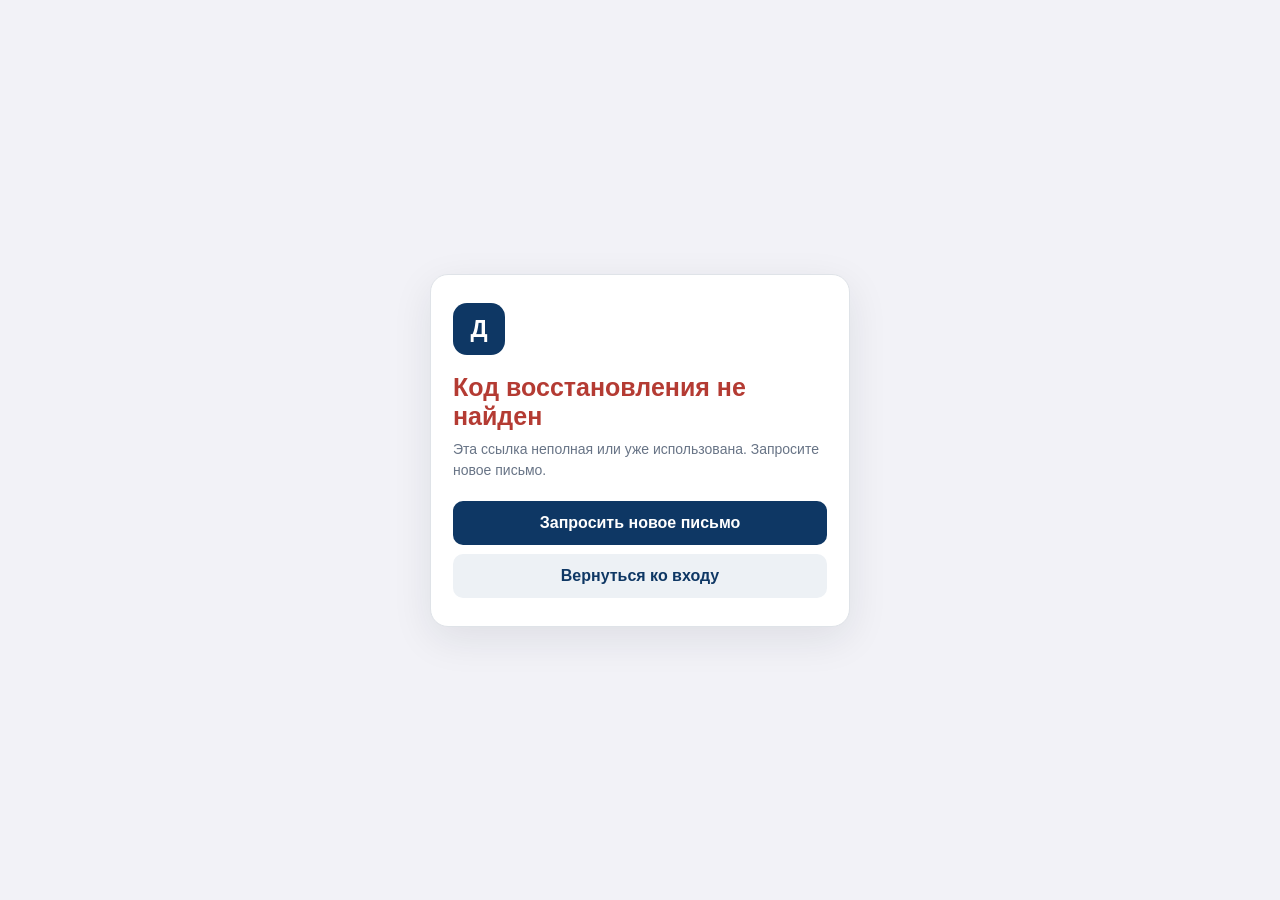
<file: arhiv/do-python/reset.html>
<!doctype html>
<html lang="ru">
<head>
  <meta charset="UTF-8">
  <meta name="viewport" content="width=device-width,initial-scale=1,viewport-fit=cover">
  <meta name="theme-color" content="#f2f2f7">
  <title>Смена пароля — День</title>
  <style>
    *{box-sizing:border-box}body{margin:0;min-height:100vh;min-height:100dvh;display:grid;place-items:center;padding:20px;background:#f2f2f7;color:#172231;font-family:-apple-system,BlinkMacSystemFont,"Segoe UI",sans-serif}.card{width:min(420px,100%);padding:28px 22px;border:1px solid #dfe3e8;border-radius:18px;background:white;box-shadow:0 12px 40px rgba(24,34,49,.09)}.mark{width:52px;height:52px;display:grid;place-items:center;margin-bottom:18px;border-radius:14px;background:#0e3764;color:white;font-size:24px;font-weight:800}h1{margin:0 0 8px;font-size:25px}p{margin:0 0 20px;color:#687486;font-size:14px;line-height:1.5}label{display:grid;gap:7px;margin:0 0 15px;color:#555f6d;font-size:12px;font-weight:700}input{width:100%;padding:13px;border:1px solid #d8dee5;border-radius:10px;font:inherit;font-size:16px;outline:none}input:focus{border-color:#2161a1;box-shadow:0 0 0 3px #e6f0fa}button,.link{width:100%;display:block;border:0;border-radius:10px;padding:13px 16px;background:#0e3764;color:white;font:inherit;font-weight:750;text-align:center;text-decoration:none}button:disabled{opacity:.55}.secondary{margin-top:9px;background:#edf1f5;color:#0e3764}.status{margin:14px 0 0;min-height:20px;color:#b43b33;font-size:12px}.success{color:#237a60} [hidden]{display:none!important}
  </style>
</head>
<body>
  <main class="card">
    <div class="mark">Д</div>
    <section id="loadingPanel"><h1>Проверяем ссылку…</h1><p>Это займёт несколько секунд.</p></section>
    <section id="resetPanel" hidden>
      <h1>Придумайте новый пароль</h1><p>Введите новый пароль два раза. Старый пароль больше не потребуется.</p>
      <form id="resetForm">
        <label>Новый пароль<input id="password" type="password" minlength="8" required autocomplete="new-password" placeholder="Не менее 8 символов"></label>
        <label>Повторите пароль<input id="confirmPassword" type="password" minlength="8" required autocomplete="new-password"></label>
        <button id="saveButton" type="submit">Сохранить новый пароль</button>
        <div class="status" id="status" role="status"></div>
      </form>
    </section>
    <section id="resultPanel" hidden>
      <h1 id="resultTitle">Пароль изменён</h1><p id="resultText">Теперь можно войти в ежедневник с новым паролем.</p>
      <a class="link" href="./?v=52">Запросить новое письмо</a>
      <a class="link secondary" href="./?v=52" id="retryLink">Вернуться ко входу</a>
    </section>
  </main>
  <script src="sync-config.js?v=52"></script>
  <script>
    const hash = new URLSearchParams(location.hash.replace(/^#/, '')); const query = new URLSearchParams(location.search);
    let accessToken = hash.get('access_token') || query.get('access_token'); const type = hash.get('type') || query.get('type');
    const tokenHash = query.get('token_hash') || hash.get('token_hash');
    const errorText = hash.get('error_description') || query.get('error_description') || hash.get('error') || query.get('error');
    const loading = document.querySelector('#loadingPanel'); const resetPanel = document.querySelector('#resetPanel'); const resultPanel = document.querySelector('#resultPanel');
    function showResult(title, text, error = false) { loading.hidden = true; resetPanel.hidden = true; resultPanel.hidden = false; document.querySelector('#resultTitle').textContent = title; document.querySelector('#resultText').textContent = text; document.querySelector('#resultTitle').style.color = error ? '#b43b33' : '#237a60'; document.querySelector('#retryLink').hidden = !error; }
    async function initialize() {
      if (errorText) { showResult('Ссылка недействительна', errorText.replace(/\+/g, ' ') + '. Запросите новое письмо.', true); return; }
      if (!accessToken && tokenHash) {
        try {
          const response = await fetch(`${SUPABASE_CONFIG.url}/auth/v1/verify`, { method: 'POST', headers: { apikey: SUPABASE_CONFIG.anonKey, 'Content-Type': 'application/json' }, body: JSON.stringify({ token_hash: tokenHash, type: 'recovery' }) });
          const body = await response.json().catch(() => ({}));
          if (!response.ok || !body.access_token) throw new Error(body.message || body.msg || body.error_description || 'Ссылка недействительна или уже использована');
          accessToken = body.access_token;
          localStorage.setItem('day-sync-session-v1', JSON.stringify({ access_token: body.access_token, refresh_token: body.refresh_token || '', expires_at: Math.floor(Date.now()/1000) + Number(body.expires_in || 3600), user: body.user || null }));
        } catch (error) { showResult('Ссылка недействительна', `${error.message}. Запросите новое письмо.`, true); return; }
      }
      if (!accessToken) { showResult('Код восстановления не найден', 'Эта ссылка неполная или уже использована. Запросите новое письмо.', true); return; }
      if (type && type !== 'recovery') {
        try {
          const response = await fetch(`${SUPABASE_CONFIG.url}/auth/v1/user`, { headers: { apikey: SUPABASE_CONFIG.anonKey, Authorization: `Bearer ${accessToken}` } });
          const user = response.ok ? await response.json() : null; if (user) localStorage.setItem('day-sync-session-v1', JSON.stringify({ access_token: accessToken, refresh_token: hash.get('refresh_token') || '', expires_at: Math.floor(Date.now()/1000) + Number(hash.get('expires_in') || 3600), user }));
        } catch {}
        location.replace('./?auth=confirmed&v=52'); return;
      }
      history.replaceState(null, '', 'reset.html?recovery=1'); loading.hidden = true; resetPanel.hidden = false; document.querySelector('#password').focus();
    }
    document.querySelector('#resetForm').addEventListener('submit', async event => {
      event.preventDefault(); const password = document.querySelector('#password').value; const confirm = document.querySelector('#confirmPassword').value; const status = document.querySelector('#status'); const button = document.querySelector('#saveButton');
      if (password !== confirm) { status.textContent = 'Пароли не совпадают.'; return; }
      button.disabled = true; status.textContent = 'Сохраняем новый пароль…'; status.className = 'status';
      try {
        const response = await fetch(`${SUPABASE_CONFIG.url}/auth/v1/user`, { method: 'PUT', headers: { apikey: SUPABASE_CONFIG.anonKey, Authorization: `Bearer ${accessToken}`, 'Content-Type': 'application/json' }, body: JSON.stringify({ password }) });
        if (!response.ok) { const body = await response.json().catch(() => ({})); throw new Error(body.message || body.msg || 'Не удалось изменить пароль'); }
        status.className = 'status success'; showResult('Пароль изменён', 'Теперь откройте ежедневник и войдите с новым паролем.');
      } catch (error) { status.textContent = `${error.message}. Запросите новое письмо, если ссылка устарела.`; button.disabled = false; }
    });
    initialize();
  </script>
</body>
</html>
</file>
<file: arhiv/do-python/styles.css>
:root {
  --bg: #f7f7fb; --surface: #fff; --ink: #21212c; --muted: #8a8996;
  --line: #ecebf2; --violet: #6d5dfc; --violet-soft: #ece9ff;
  --coral: #ff8e78; --green: #39b98a; --shadow: 0 18px 50px rgba(40,34,90,.09);
  --danger-soft: #fdeceb; --danger-line: #e3b3ae; --green-soft: #e6f6ef; --green-line: #b7ddca;
}
* { box-sizing: border-box; }
[hidden] { display: none !important; }
html { color-scheme: light; }
body { margin: 0; font-family: Inter, ui-sans-serif, -apple-system, BlinkMacSystemFont, "Segoe UI", sans-serif; color: var(--ink); background: var(--bg); }
button, input, textarea, select { font: inherit; }
button { cursor: pointer; }
.app-shell { min-height: 100vh; display: grid; grid-template-columns: 230px 1fr; }
.sidebar { position: fixed; inset: 0 auto 0 0; width: 230px; background: var(--surface); border-right: 1px solid var(--line); padding: 34px 22px; display: flex; flex-direction: column; z-index: 10; }
.brand { display: flex; align-items: center; gap: 11px; padding: 0 10px 36px; color: var(--ink); font-weight: 800; font-size: 23px; text-decoration: none; }
.brand-mark { width: 36px; height: 36px; border-radius: 12px; display: grid; place-items: center; color: white; background: var(--violet); box-shadow: 0 8px 18px rgba(109,93,252,.3); }
.side-nav { display: grid; gap: 8px; }
.nav-item { border: 0; border-radius: 13px; background: transparent; color: #777684; padding: 13px 14px; display: flex; gap: 13px; align-items: center; text-align: left; }
.nav-item:hover { background: #f5f4fa; }.nav-item.active { color: var(--violet); background: var(--violet-soft); font-weight: 700; }
.sidebar-footer { margin-top: auto; padding: 15px 8px; border-top: 1px solid var(--line); display: flex; gap: 12px; align-items: center; }
.sidebar-footer strong, .sidebar-footer small { display: block; }.sidebar-footer strong { font-size: 13px; }.sidebar-footer small { color: var(--muted); font-size: 11px; margin-top: 3px; }
.progress-ring { --p: 0; width: 46px; height: 46px; flex: 0 0 46px; border-radius: 50%; display: grid; place-items: center; background: conic-gradient(var(--violet) calc(var(--p) * 1%), var(--line) 0); position: relative; }
.progress-ring::after { content: ""; position: absolute; inset: 5px; background: white; border-radius: 50%; }.progress-ring span { position: relative; z-index: 1; font-size: 10px; font-weight: 800; }
.main-content { grid-column: 2; width: min(1140px, 100%); margin: 0 auto; padding: 46px clamp(28px, 5vw, 72px) 100px; }
.topbar, .section-heading { display: flex; justify-content: space-between; align-items: flex-start; gap: 24px; }
.identity-header { display:flex;align-items:center;gap:13px;min-width:0; }.identity-header>div { min-width:0; }.identity-header .avatar { flex:0 0 48px;width:48px;height:48px;border-radius:50%; }
.identity-header .subtitle { color:#62626a;font-weight:600; }
.eyebrow, .card-label { margin: 0 0 6px; color: var(--violet); text-transform: uppercase; letter-spacing: .11em; font-weight: 800; font-size: 11px; }
h1 { margin: 0; font-size: clamp(29px, 4vw, 42px); letter-spacing: -.035em; }.subtitle { margin: 7px 0 0; color: var(--muted); }
.top-actions { display: flex; gap: 12px; }.icon-button, .avatar { border: 0; width: 44px; height: 44px; border-radius: 14px; background: white; box-shadow: 0 7px 20px rgba(40,34,90,.07); }
.app-tabs { display:flex;align-self:center;background:#ecebf1;padding:4px;border-radius:12px;gap:2px; }.app-tab { border:0;background:transparent;color:var(--muted);padding:8px 16px;border-radius:9px;font-size:12px;font-weight:700;white-space:nowrap; }.app-tab.active { background:white;color:var(--ink);font-weight:800;box-shadow:0 3px 9px rgba(40,34,90,.08); }
.update-button { position:relative; }.update-badge { position:absolute;right:1px;top:1px;width:10px;height:10px;border:2px solid white;border-radius:50%;background:var(--coral);box-shadow:0 0 0 2px rgba(227,59,50,.14); }
.update-prompt { position:fixed;z-index:60;top:50%;left:50%;right:auto;transform:translate(-50%,-50%);width:min(390px,calc(100% - 36px));box-sizing:border-box;display:grid;grid-template-columns:38px minmax(0,1fr) auto;align-items:center;gap:11px;padding:12px;border:1px solid #cdd9e4;border-radius:12px;background:#fff;box-shadow:0 14px 42px rgba(24,59,91,.22);color:var(--ink); }
.update-prompt[hidden] { display:none; }.update-prompt-icon { width:38px;height:38px;display:grid;place-items:center;border-radius:9px;background:color-mix(in srgb, var(--violet) 7%, white);color:var(--violet);font-size:22px;font-weight:800; }.update-prompt-copy { min-width:0;display:grid;gap:2px; }.update-prompt-copy strong { font-size:14px; }.update-prompt-copy small { color:var(--muted);font-size:11px;white-space:nowrap;overflow:hidden;text-overflow:ellipsis; }.update-prompt button { border:0;border-radius:8px;background:var(--violet);color:#fff;padding:9px 11px;font-size:12px;font-weight:750;white-space:nowrap; }
.sync-button { position:relative;color:var(--muted);font-size:18px; }.sync-button span { position:absolute;right:7px;bottom:7px;width:8px;height:8px;border-radius:50%;background:#bbb9c5;border:2px solid white; }.sync-button.connected { color:var(--violet); }.sync-button.connected span { background:var(--green); }.sync-button.syncing span { background:#f2b544;animation:pulse 1s infinite; }.sync-button.error span { background:var(--coral); }
.avatar { color:white;font-weight:800;background:linear-gradient(145deg,#ffb29f,var(--coral));overflow:visible;padding:0;place-items:center;position:relative;transition:outline-color .2s ease,box-shadow .2s ease; }.avatar img { width:100%;height:100%;object-fit:cover;display:block;border-radius:inherit; }.avatar img[hidden] { display:none; }.avatar.connection-online { outline:2px solid var(--green);outline-offset:2px;box-shadow:0 0 0 5px rgba(45,156,107,.12); }.avatar.connection-offline { outline:2px solid #9aa4af;outline-offset:2px;box-shadow:0 0 0 5px rgba(112,124,137,.10); }.avatar.connection-online::after,.avatar.connection-offline::after { content:"";position:absolute;right:-3px;bottom:-3px;width:10px;height:10px;border:2px solid white;border-radius:50%;z-index:3; }.avatar.connection-online::after { background:var(--green); }.avatar.connection-offline::after { background:#9aa4af; }
.period-bar { margin-top:30px;display:flex;justify-content:space-between;align-items:center;gap:18px; }.period-switch,.period-nav { display:flex;background:#ecebf1;padding:4px;border-radius:12px; }.period-button,.period-nav button { border:0;background:transparent;color:var(--muted);padding:8px 14px;border-radius:9px;font-size:12px; }.period-button.active { background:white;color:var(--ink);font-weight:800;box-shadow:0 3px 9px rgba(40,34,90,.08); }.period-nav button:hover { background:white;color:var(--ink); }
.week-strip { margin: 35px 0 28px; display: grid; grid-template-columns: repeat(7,1fr); gap: 10px; }
.day-button { position:relative; padding: 13px 6px; border: 1px solid transparent; background: transparent; border-radius: 15px; color: var(--muted); display: grid; gap: 6px; place-items: center; }
.day-button span { font-size: 11px; text-transform: uppercase; }.day-button b { font-size: 16px; color: var(--ink); }.day-button i { width: 5px; height: 5px; border-radius: 50%; background: transparent; }
.day-button.has-tasks i { background: var(--coral); }.day-button:hover { background: white; }.day-button.selected { background: var(--violet); box-shadow: 0 10px 25px rgba(109,93,252,.25); }.day-button.selected span,.day-button.selected b { color: white; }.day-button.selected i { background: white; }
.day-button.has-high-priority:not(.selected) { border-color:var(--danger-line);background:var(--danger-soft);box-shadow:0 7px 18px rgba(228,102,88,.13); }.day-button.has-high-priority em { position:absolute;right:6px;top:5px;width:17px;height:17px;border-radius:50%;display:grid;place-items:center;background:var(--coral);color:white;font-size:10px;font-style:normal;font-weight:900;box-shadow:0 3px 8px rgba(228,102,88,.28); }.day-button.selected.has-high-priority { box-shadow:0 0 0 3px var(--danger-line),0 10px 25px rgba(109,93,252,.25); }.day-button.selected.has-high-priority em { background:white;color:var(--coral); }
.calendar-overview { margin:25px 0 28px;display:grid;gap:12px; }.month-grid { display:grid;grid-template-columns:repeat(7,1fr);gap:7px; }.month-grid-head { color:var(--muted);font-size:10px;text-align:center;text-transform:uppercase;padding:5px; }.month-day { min-height:78px;border:1px solid var(--line);border-radius:14px;background:white;padding:9px;text-align:left;position:relative; }.month-day.outside { opacity:.38; }.month-day.selected { border-color:var(--violet);box-shadow:0 0 0 2px var(--violet-soft); }.month-day b { font-size:12px; }.month-day small { display:block;color:var(--violet);font-weight:800;margin-top:11px; }.year-grid { display:grid;grid-template-columns:repeat(4,1fr);gap:12px; }.year-month { border:1px solid var(--line);border-radius:18px;background:white;padding:18px;text-align:left; }.year-month:hover { border-color:var(--violet); }.year-month strong,.year-month span { display:block; }.year-month span { margin-top:9px;color:var(--muted);font-size:12px; }.year-month b { color:var(--violet);font-size:20px; }
.overview { display: grid; grid-template-columns: 2fr 1fr 1fr; gap: 16px; }
.focus-card, .stat-card { background: white; border-radius: 22px; box-shadow: var(--shadow); }
.focus-card { min-height: 145px; padding: 27px 29px; overflow: hidden; display: flex; justify-content: space-between; align-items: center; background: linear-gradient(135deg,#fff 50%,#f0edff); }
.focus-card.has-task { cursor: pointer; }
.focus-card > div { transition: opacity .26s ease, transform .26s ease; }
.focus-card.focus-fade > div { opacity: .12; transform: translateY(6px); }
.focus-card h2 { margin: 0 0 8px; font-size: 20px; }.focus-card p { margin: 0; color: var(--muted); font-size: 13px; }.focus-illustration { width: 83px; height: 83px; border-radius: 30px; display:grid; place-items:center; color:white; font-size:34px; transform: rotate(10deg); background: linear-gradient(145deg,#8e81ff,#5d4bf3); box-shadow: 0 16px 30px rgba(109,93,252,.28); }
.stat-card { padding: 24px; display:flex; align-items:center; gap: 15px; }.stat-icon { width: 43px; height: 43px; display:grid; place-items:center; border-radius:14px; font-weight:900; }.stat-icon.violet { background:var(--violet-soft); color:var(--violet); }.stat-icon.coral { background:var(--danger-soft); color:var(--coral); }
.stat-card strong,.stat-card small { display:block; }.stat-card strong { font-size:24px; }.stat-card small { color:var(--muted); font-size:12px; }
.tasks-section { margin-top: 34px; }.section-heading h2 { margin:0 0 5px; font-size:20px; }.section-heading p { margin:0; color:var(--muted); font-size:13px; }
.quick-capture { margin-bottom:22px;background:white;border:1px solid var(--line);border-radius:17px;padding:8px 9px 8px 13px;display:grid;grid-template-columns:auto 1fr auto auto;align-items:center;gap:9px;box-shadow:0 7px 24px rgba(40,34,90,.05); }.quick-icon { color:var(--violet);font-size:23px; }.mobile-new-task { display:none; }.quick-capture textarea { border:0;box-shadow:none;padding:9px 5px;min-width:0;resize:vertical;max-height:130px; }.quick-capture textarea:focus { box-shadow:none; }.voice-button { width:38px;height:38px;border:0;border-radius:11px;background:var(--violet-soft); }.voice-button.listening { background:var(--danger-soft);animation:pulse 1s infinite; }.quick-submit { border:0;border-radius:11px;background:var(--violet);color:white;padding:10px 14px;font-size:12px;font-weight:800; }@keyframes pulse{50%{transform:scale(.92)}}
.task-tools { display:flex;gap:10px;margin:-10px 0 22px;align-items:center; }.search-field { margin:0;position:relative;flex:1;display:block; }.search-field span { position:absolute;left:13px;top:50%;transform:translateY(-50%);font-size:21px;color:var(--muted); }.search-field input { padding-left:39px;background:white; }.task-tools select { width:auto;min-width:135px;background:white; }
.week-overview-link { width:100%;min-height:52px;margin:0 0 14px;padding:9px 14px;border:1px solid var(--line);border-radius:12px;background:white;color:var(--ink);display:flex;align-items:center;justify-content:space-between;text-align:left;box-shadow:0 5px 18px rgba(40,34,90,.04); }.week-overview-link span,.week-overview-link strong,.week-overview-link small { display:block; }.week-overview-link strong { font-size:14px; }.week-overview-link small { margin-top:3px;color:var(--muted);font-size:11px;font-weight:500; }.week-overview-link b { color:var(--violet);font-size:25px;font-weight:400;line-height:1; }
.filters { display:flex; background:#ecebf1; padding:4px; border-radius:12px; }.filter { border:0; background:transparent; padding:8px 13px; color:var(--muted); border-radius:9px; font-size:12px; }.filter.active { background:white; color:var(--ink); font-weight:700; box-shadow:0 3px 9px rgba(40,34,90,.08); }
.task-list { margin-top:18px; display:grid; gap:10px; }.task { position:relative;overflow:hidden;background:white; border:1px solid transparent; border-radius:17px; padding:16px 18px; display:grid; grid-template-columns:auto 1fr auto; align-items:center; gap:14px; transition:.18s ease;touch-action:pan-y; }.task::before { content:"";position:absolute;left:0;top:12px;bottom:12px;width:3px;border-radius:0 3px 3px 0;background:transparent; }.task.priority-high::before { background:var(--coral); }.task.priority-low::before { background:#c8c6d1; }.task.priority-high { border-color:var(--danger-line);background:linear-gradient(90deg,var(--danger-soft) 0,#fff 38%);box-shadow:0 7px 20px rgba(228,102,88,.08); }.task:hover { transform:translateY(-1px); border-color:#e6e3ff; box-shadow:0 8px 24px rgba(40,34,90,.06); }
.check { appearance:none; margin:0; width:22px; height:22px; border:2px solid #cfced8; border-radius:8px; display:grid; place-items:center; }.check::after { content:"✓"; color:white; font-size:14px; transform:scale(0); transition:.15s; }.check:checked { border-color:var(--green); background:var(--green); }.check:checked::after { transform:scale(1); }
.task-main { min-width:0; }.task-title { font-weight:700; overflow:hidden; white-space:nowrap; text-overflow:ellipsis; }.task-meta { margin-top:5px; display:flex; gap:7px; flex-wrap:wrap;align-items:center;color:var(--muted); font-size:12px; }.tag { font-size:10px; padding:3px 7px; border-radius:8px; background:var(--violet-soft); color:var(--violet); }.tag.personal { background:var(--danger-soft); color:var(--coral); }.tag.inspection { background:var(--green-soft);color:var(--green); }.tag.home { background:var(--violet-soft);color:var(--violet); }.tag.shopping { background:#fff6dc;color:#9b7615; }.tag.carry { background:var(--green-soft);color:var(--green); }.tag.repeat { background:var(--violet-soft);color:var(--violet); }.tag.checklist { background:var(--violet-soft);color:var(--violet); }.priority-label { font-size:10px;font-weight:800; }.priority-label.high { color:var(--coral); }.priority-label.low { color:#9997a3; }.photo-chip { color:var(--coral);font-weight:700; }
.subtask-list { display:grid;gap:5px;margin-top:10px; }.subtask { border:0;background:transparent;padding:2px 0;color:#666571;text-align:left;font-size:12px;display:flex;align-items:center;gap:7px; }.subtask i { width:17px;height:17px;border:1px solid #cfced8;border-radius:6px;display:grid;place-items:center;color:white;font-style:normal;font-size:10px; }.subtask.done { color:var(--muted);text-decoration:line-through; }.subtask.done i { background:var(--green);border-color:var(--green); }
.task.completed,.task.completed.priority-high,.task.completed.priority-low { background:var(--green-soft);border-color:var(--green-line);box-shadow:none; }.task.completed::before { background:var(--green); }.task.completed .task-title { color:var(--green);text-decoration:line-through; }.task.completed .task-meta { color:var(--green); }.more-button { border:0; background:transparent; color:#aaa9b4; font-size:20px; border-radius:9px; padding:5px 8px; }.more-button:hover { background:#f2f1f6; }
.empty-state { padding:45px 20px; text-align:center; color:var(--muted); }.empty-icon { width:64px;height:64px;margin:auto;display:grid;place-items:center;border-radius:22px;background:var(--violet-soft);font-size:28px; }.empty-state h3 { color:var(--ink); margin:16px 0 6px; }.empty-state p { margin:0 0 14px; }.text-button { border:0; background:transparent; color:var(--violet); font-weight:700; }
.fab { position:fixed; right:32px; bottom:30px; border:0; color:white; background:var(--violet); border-radius:18px; padding:14px 20px; box-shadow:0 12px 28px rgba(109,93,252,.36); display:flex; align-items:center; gap:9px; z-index:9; }.fab span { font-size:24px; font-weight:300; }.fab b { font-size:13px; }
.bottom-nav { display:none; }
dialog { border:0; border-radius:24px; padding:0; width:min(520px,calc(100% - 28px)); box-shadow:0 25px 80px rgba(27,23,55,.24); } dialog::backdrop { background:rgba(28,25,45,.35); backdrop-filter:blur(3px); }
#taskForm { padding:28px; }.dialog-header { display:flex; justify-content:space-between; align-items:flex-start; margin-bottom:21px; }.dialog-header h2 { margin:0; }.close-button { width:36px;height:36px;border:0;border-radius:11px;background:#f3f2f7;color:var(--muted);font-size:22px; }
label { display:grid; gap:7px; color:#5e5d68; font-size:12px; font-weight:700; margin-bottom:15px; } input,textarea,select { width:100%; border:1px solid #dedde6; border-radius:11px; padding:11px 12px; background:white; color:var(--ink); outline:none; } input:focus,textarea:focus,select:focus { border-color:var(--violet); box-shadow:0 0 0 3px var(--violet-soft); }.form-row { display:grid;grid-template-columns:1fr 1fr;gap:12px; }.dialog-actions { display:flex;justify-content:flex-end;gap:9px;margin-top:8px; }.primary-button,.secondary-button,.danger-button { border:0;border-radius:11px;padding:11px 16px;font-weight:700;font-size:13px; }.primary-button { color:white;background:var(--violet); }.secondary-button { background:#f1f0f5;color:#666571; }.danger-button { margin-right:auto;background:var(--danger-soft);color:var(--coral); }
.voice-field { position:relative;display:block; }.voice-field input,.voice-field textarea { padding-right:48px; }.voice-field-textarea .field-voice-button { top:8px;transform:none; }.field-voice-button { position:absolute;right:7px;top:50%;transform:translateY(-50%);width:34px;height:34px;border:0;border-radius:8px;background:var(--violet-soft);color:var(--violet);font-size:15px; }.field-voice-button.listening { background:var(--danger-soft);color:var(--coral);animation:pulse 1s infinite; }
.notes-subtasks-field { min-width:0;margin:0 0 15px;padding:12px 13px;border:1px solid #e4e2ef;border-radius:10px;background:#fafaff; }.notes-subtasks-field legend { padding:0 6px;color:#5e5d68;font-size:12px;font-weight:700; }.sub-field { display:block;margin:0; }.sub-field-title { display:block;margin-bottom:5px;font-size:12px;font-weight:700;color:#334155; }.sub-field-title small { font-weight:500;color:var(--muted);font-size:11px; }.sub-field-divider { height:1px;background:#e4e2ef;margin:12px 0; }
.attachment-field { min-width:0;margin:0 0 15px;padding:0;border:0; }.attachment-field legend { margin-bottom:8px;color:#5e5d68;font-size:12px;font-weight:700; }.attachment-actions { display:grid;grid-template-columns:repeat(3,1fr);gap:7px; }.attachment-button { min-width:0;border:1px solid #dedde6;border-radius:8px;background:#f7f8fa;color:#334155;padding:10px 7px;font-size:12px;font-weight:700; }.attachment-button:hover { border-color:#9fb2c5;background:#eef4f8; }.photo-help { display:block;margin-top:7px;color:var(--muted);font-size:10px;line-height:1.4; }.photo-preview { grid-template-columns:64px minmax(0,1fr) auto;align-items:center;gap:11px; }.photo-preview img { width:64px;height:64px;object-fit:cover;border-radius:8px; }.attachment-file-icon { width:64px;height:64px;display:grid;place-items:center;border-radius:8px;background:#eef2f6;font-size:28px; }.attachment-preview-info { min-width:0;display:grid;gap:3px; }.attachment-preview-info strong { overflow:hidden;text-overflow:ellipsis;white-space:nowrap;font-size:12px; }.attachment-preview-info small,.attachment-preview-info a { color:var(--muted);font-size:10px; }.attachment-preview-info a { color:var(--violet);text-decoration:none;font-weight:700; }.profile-photo-actions { display:flex;flex-wrap:wrap;gap:6px;margin-top:8px; }.profile-photo-actions button { border:1px solid #cfd8e1;border-radius:6px;background:#f6f8fa;color:var(--violet);padding:7px 9px;font-size:11px;font-weight:700; }
.check-label { display:flex;grid-template-columns:none;align-items:center;gap:9px;background:#f7f6fc;border-radius:12px;padding:11px 12px; }.check-label input { width:18px;height:18px;accent-color:var(--violet); }.photo-help { font-weight:400;color:var(--muted); }.photo-preview { position:relative;display:grid;margin:-3px 0 16px;padding:9px;border:1px solid var(--line);border-radius:9px;background:#f8fafb; }.photo-preview img { width:64px;height:64px;max-height:none;object-fit:cover;border-radius:8px; }.photo-preview button { position:static;border:0;border-radius:7px;padding:7px 9px;background:var(--danger-soft);color:var(--coral);font-size:11px; }.photo-preview small { display:block;color:var(--muted);margin-top:0; }
.completion-help { margin:-4px 0 15px;padding:9px 11px;border-radius:10px;background:var(--green-soft);color:var(--green);font-size:11px;line-height:1.4; }
.reminder-dialog { width:min(390px,calc(100% - 28px));margin-right:22px;margin-top:88px; }.reminder-panel { padding:23px; }.mini-task-list { display:grid;gap:8px;max-height:55vh;overflow:auto; }.mini-task { display:flex;gap:10px;align-items:center;padding:10px;border-radius:12px;background:#f7f6fb; }.mini-task div { min-width:0; }.mini-task strong,.mini-task small { display:block; }.mini-task strong { font-size:13px;white-space:nowrap;overflow:hidden;text-overflow:ellipsis; }.mini-task small { color:var(--muted);font-size:11px;margin-top:3px; }.notification-permission { width:100%;margin-top:15px; }
.update-dialog { width:min(400px,calc(100% - 28px));margin:auto;max-height:calc(100dvh - 28px);overflow:hidden; }.update-panel { display:flex;flex-direction:column;max-height:calc(100dvh - 28px);padding:23px;overflow:hidden; }.update-panel>.dialog-header,.update-state,.update-actions,.update-hint,.update-panel>.menu-tools { flex:0 0 auto; }.update-state { display:flex;align-items:center;gap:13px;padding:14px;border-radius:12px;background:#f3f6f9; }.update-state-icon { width:42px;height:42px;flex:0 0 auto;border-radius:12px;display:grid;place-items:center;background:var(--violet);color:white;font-size:24px;font-weight:700; }.update-state strong,.update-state small { display:block; }.update-state small { margin-top:3px;color:var(--muted);font-size:11px; }.update-release { min-height:72px;margin:12px 0;padding:14px;border:1px solid var(--line);border-radius:12px;overflow-y:auto;overscroll-behavior:contain;scrollbar-width:thin; }.update-release>div { position:sticky;top:-14px;padding:2px 0 8px;background:white;display:flex;justify-content:space-between;gap:12px;font-size:12px;color:var(--muted); }.update-release>div strong { color:var(--ink);font-size:15px; }.update-release ul { margin:4px 0 0;padding-left:18px;color:#4f5966;font-size:12px;line-height:1.5; }.update-actions { display:grid;grid-template-columns:1fr;gap:8px; }.update-actions button { width:100%; }.update-hint { margin:9px 0;color:var(--muted);font-size:10px;text-align:center;line-height:1.4; }
.planning-tabs { display:grid;grid-template-columns:repeat(3,1fr);gap:2px;margin:-5px 0 17px;padding:3px;border-radius:10px;background:#e8eaed; }.planning-tab { border:0;border-radius:8px;background:transparent;color:#74747c;padding:7px 3px;font-size:11px; }.planning-tab.active { background:white;color:var(--ink);font-weight:750;box-shadow:0 1px 3px rgba(0,0,0,.12); }.plan-period-heading { margin-bottom:10px;display:flex;align-items:center;justify-content:space-between;gap:10px; }.plan-period-heading strong { font-size:16px; }.plan-period-nav { display:flex;align-items:center;gap:3px; }.plan-period-nav small { min-width:84px;color:var(--muted);font-size:10px;text-align:center; }.plan-period-nav button { width:25px;height:25px;border:0;border-radius:7px;background:#eef1f4;color:var(--violet);font-size:17px;line-height:1; }.plan-entry-form { display:grid;grid-template-columns:minmax(0,1fr);gap:8px; }.plan-entry-form textarea { min-height:62px;resize:vertical; }.plan-date-label { display:grid;grid-template-columns:1fr minmax(145px,48%);gap:10px;align-items:center;margin:0;padding:8px 10px;border-radius:10px;background:#f3f4f6;font-size:12px;font-weight:650; }.plan-date-label span small { display:block;margin-top:2px;color:var(--muted);font-size:9px;font-weight:500; }.plan-date-label input { min-width:0;background:white;padding:8px; }.plan-form-hint { color:var(--muted);font-size:10px;line-height:1.35; }.plan-entry-form .primary-button { width:100%;grid-column:1!important;grid-row:auto!important; }.period-plan-list { display:grid;gap:1px;margin-top:14px;max-height:29vh;overflow:auto;border-radius:11px;background:white;border:1px solid var(--line); }.period-plan { display:grid;grid-template-columns:auto 1fr auto;gap:8px;align-items:start;padding:10px 11px;border-bottom:1px solid var(--line); }.period-plan:last-child { border-bottom:0; }.period-plan>span { color:var(--violet);font-size:18px;line-height:17px; }.period-plan-content { min-width:0; }.period-plan p { margin:0;font-size:13px;line-height:1.35; }.period-plan time { display:block;margin-top:4px;color:var(--violet);font-size:10px;font-weight:650; }.period-plan button { border:0;background:transparent;color:#a1a1a7;font-size:18px;line-height:16px;padding:0 2px; }.plan-empty { padding:22px 18px;text-align:center;color:var(--muted);font-size:12px;line-height:1.45; }
.day-button.weekend span,.day-button.weekend b,.day-button.holiday span,.day-button.holiday b { color:var(--coral); }.day-button.selected.weekend b,.day-button.selected.holiday b { color:white; }.month-day.weekend b,.month-day.holiday b { color:var(--coral); }.month-day.holiday { background:var(--danger-soft); }.month-day.holiday em { display:block;margin-top:5px;color:var(--coral);font-size:8px;font-style:normal; }.month-day.selected.holiday b { color:white; }
.forgot-password-button { width:100%;margin-top:9px;border:0;background:transparent;color:var(--violet);font-size:11px;text-decoration:underline; }.recovery-button{width:100%;margin-top:8px}.sync-reset-note { margin:0 0 14px;color:var(--muted);font-size:12px;line-height:1.45; }.pin-settings { grid-column:1/-1;margin-top:8px;padding:13px;border-radius:9px;background:#f2f5f7; }.pin-settings strong,.pin-settings small { display:block; }.pin-settings small { margin:3px 0 9px;color:var(--muted);font-size:10px; }.pin-settings input { text-align:center;letter-spacing:.35em;padding-left:.35em;font-size:18px;-webkit-text-security:disc;caret-color:var(--ink); }.pin-settings div { display:grid;grid-template-columns:1fr 1fr;gap:7px;margin-top:7px; }.pin-dialog { width:min(360px,calc(100% - 28px));margin:auto; }.pin-dialog form { padding:28px;text-align:center; }.pin-dialog h2 { margin:12px 0 5px; }.pin-dialog p { margin:0 0 16px;color:var(--muted);font-size:12px; }.pin-lock-icon { width:64px;height:64px;margin:0 auto;display:grid;place-items:center;border-radius:50%;background:#e8f2fc;color:var(--violet);font-size:31px;line-height:1;transform:none; }.pin-dialog input { width:100%;box-sizing:border-box;text-align:center;letter-spacing:.45em;padding-left:.45em;font-size:26px;margin-bottom:12px;-webkit-text-security:disc;caret-color:var(--ink);font-variant-numeric:tabular-nums; }.pin-dialog button { width:100%;margin-top:7px; }.pin-dialog small { display:block;min-height:16px;margin-top:9px;color:var(--coral); }
.sync-dialog { width:min(430px,calc(100% - 28px)); }.sync-panel { padding:26px; }.sync-state { display:flex;align-items:center;gap:13px;background:#f7f6fb;border-radius:14px;padding:14px;margin-bottom:18px; }.sync-state-icon { width:40px;height:40px;border-radius:13px;background:var(--violet-soft);color:var(--violet);display:grid;place-items:center;font-size:19px; }.sync-state strong,.sync-state small { display:block; }.sync-state small { color:var(--muted);font-size:11px;margin-top:3px; }.sync-actions,.sync-connected { display:flex;gap:9px; }.sync-actions button,.sync-connected button { flex:1; }.sync-note { color:var(--muted);font-size:11px;line-height:1.5;margin:17px 0 0; }
.profile-dialog { width:min(430px,calc(100% - 28px)); }.profile-panel { padding:26px; }.profile-photo-editor { display:grid;grid-template-columns:84px 1fr;gap:16px;align-items:center;margin-bottom:20px; }.profile-photo-preview { position:relative;width:84px;height:84px;border:0;border-radius:50%;padding:0;display:grid;place-items:center;overflow:visible;background:var(--violet);color:white;font-size:28px;font-weight:750; }.profile-photo-preview img { width:100%;height:100%;border-radius:50%;object-fit:cover; }.profile-photo-preview i { position:absolute;right:0;bottom:0;width:25px;height:25px;border:3px solid white;border-radius:50%;display:grid;place-items:center;background:var(--violet);color:white;font-size:15px;font-style:normal; }.profile-photo-editor strong,.profile-photo-editor small { display:block; }.profile-photo-editor small { margin-top:4px;color:var(--muted);font-size:11px; }.profile-photo-remove { border:0;background:transparent;color:var(--coral);padding:7px 0 0;font-size:11px; }.profile-note { color:var(--muted);font-size:11px;line-height:1.45;margin:12px 0 18px; }.profile-actions { display:grid;grid-template-columns:1fr;gap:9px; }
.toast { position:fixed; left:50%; bottom:28px; transform:translate(-50%,20px); background:#282733;color:white;padding:11px 12px 11px 16px;border-radius:12px;font-size:13px;opacity:0;pointer-events:none;transition:.25s;z-index:30;display:flex;align-items:center;gap:14px;box-shadow:0 12px 35px rgba(20,18,34,.25); }.toast.show { opacity:1;transform:translate(-50%,0);pointer-events:auto; }.toast button { border:0;background:rgba(255,255,255,.14);color:white;border-radius:8px;padding:6px 9px;font-weight:800;font-size:11px; }
@media(max-width:850px){.app-shell{display:block}.sidebar{display:none}.main-content{padding:28px 18px 110px}.topbar{align-items:center}.subtitle{font-size:13px}.period-bar{margin-top:23px;align-items:stretch;flex-direction:column}.period-switch{display:grid;grid-template-columns:repeat(4,1fr)}.period-nav{align-self:flex-end}.week-strip{margin:18px -4px 22px;gap:3px}.day-button{padding:10px 2px}.year-grid{grid-template-columns:repeat(2,1fr)}.month-day{min-height:54px;padding:7px}.overview{grid-template-columns:1fr 1fr}.focus-card{grid-column:1/-1}.stat-card{padding:17px}.section-heading{align-items:flex-end}.fab{display:none}.bottom-nav{position:fixed;display:grid;grid-template-columns:repeat(3,1fr);align-items:end;inset:auto 0 0;background:rgba(255,255,255,.94);border-top:1px solid var(--line);padding:8px max(10px,env(safe-area-inset-right)) calc(7px + env(safe-area-inset-bottom)) max(10px,env(safe-area-inset-left));z-index:10;backdrop-filter:blur(14px)}.mobile-nav{border:0;background:transparent;color:#9a99a5;display:grid;place-items:center;gap:2px}.mobile-nav span{font-size:18px}.mobile-nav small{font-size:10px}.mobile-nav.active{color:var(--violet)}.mobile-add{width:52px;height:52px;margin:-24px auto 1px;border:5px solid var(--bg);border-radius:18px;background:var(--violet);color:white;font-size:28px;box-shadow:0 8px 22px rgba(109,93,252,.3)}.toast{bottom:90px}.reminder-dialog,.update-dialog{margin:auto;width:min(400px,calc(100% - 22px))}}
@media(max-width:500px){.top-actions .avatar{display:none}.top-actions{gap:7px}.topbar h1{font-size:28px}.overview{gap:10px}.focus-card{padding:22px;min-height:132px}.focus-illustration{width:65px;height:65px}.stat-card{gap:10px}.stat-card strong{font-size:20px}.quick-capture{grid-template-columns:auto 1fr auto}.quick-submit{display:none}.task-tools{align-items:stretch}.task-tools select{min-width:105px;max-width:35%;padding:10px 7px}.filters{margin-top:15px;max-width:100%;overflow:auto}.section-heading{display:block}.task{padding:14px 13px}.task-meta{gap:5px}.form-row{grid-template-columns:1fr}#taskForm{padding:22px}.dialog-actions{display:grid;grid-template-columns:1fr 1fr}.danger-button{grid-column:1/-1;width:100%;margin:0}.primary-button{grid-column:2}.secondary-button{grid-column:1;grid-row:2}}
@media(max-width:500px){.update-prompt{top:50%;left:50%;right:auto;width:calc(100% - 20px);transform:translate(-50%,-50%);grid-template-columns:34px minmax(0,1fr) auto;padding:10px;gap:8px;border-radius:11px}.update-prompt-icon{width:34px;height:34px}.update-prompt-copy strong{font-size:13px}.update-prompt button{padding:8px 9px;font-size:11px}}
/* Строгая деловая тема */
:root { --bg:#f1f3f5;--surface:#fff;--ink:#182230;--muted:#697586;--line:#d9e0e7;--violet:#0e3764;--violet-soft:#e1eaf4;--coral:#c7473f;--green:#237a60;--shadow:0 3px 12px rgba(25,41,57,.06);--danger-soft:#fdeceb;--danger-line:#e3b3ae;--green-soft:#e8f3ef;--green-line:#b9d9ce; }
body { font-family:"Segoe UI",Arial,sans-serif;letter-spacing:0; }
.sidebar { width:220px;padding:28px 18px;box-shadow:none; }.app-shell { grid-template-columns:220px 1fr; }.brand { font-size:20px;padding-bottom:30px; }.brand-mark { border-radius:7px;box-shadow:none;background:var(--violet); }.nav-item { border-radius:6px;padding:12px;color:#52606f; }.nav-item.active { border-left:3px solid var(--violet);background:#edf2f6; }.nav-item span { width:16px;text-align:center;font-size:12px; }
.main-content { padding-top:38px; }.eyebrow,.card-label { letter-spacing:.08em;font-size:10px; }.topbar h1 { font-weight:650;letter-spacing:-.02em; }.icon-button,.avatar { border:1px solid var(--line);border-radius:7px;box-shadow:none; }.avatar { background:var(--violet); }
.period-switch,.period-nav { border:1px solid var(--line);border-radius:7px;background:#e7ebef;padding:3px; }.period-button,.period-nav button { border-radius:5px; }.period-button.active { box-shadow:none;border:1px solid #cdd6df; }
.day-button { border-radius:7px; }.day-button.selected { background:var(--violet);box-shadow:none; }.day-button.selected.has-high-priority { box-shadow:0 0 0 2px var(--danger-line); }.day-button.has-high-priority:not(.selected) { background:var(--danger-soft);box-shadow:none;border-color:var(--danger-line); }
.focus-card,.stat-card { border:1px solid var(--line);border-radius:10px;box-shadow:var(--shadow); }.focus-card { background:#fff;min-height:132px; }.focus-illustration { width:62px;height:62px;border-radius:7px;transform:none;background:var(--violet);box-shadow:none;font-size:20px;font-weight:700;letter-spacing:.06em; }.stat-icon { border-radius:7px; }
.quick-capture { border-radius:8px;box-shadow:none; }.quick-submit,.voice-button { border-radius:6px; }.task { border-color:var(--line);border-radius:8px;box-shadow:none; }.task:hover { transform:none;box-shadow:0 3px 10px rgba(25,41,57,.06);border-color:color-mix(in srgb, var(--violet) 25%, white); }.task.priority-high { background:var(--danger-soft);border-color:var(--danger-line);box-shadow:none; }.tag,.check,.subtask i { border-radius:4px; }.priority-label.high { padding:2px 6px;border:1px solid var(--danger-line);background:var(--danger-soft);border-radius:3px; }
.fab { border-radius:7px;background:var(--violet);box-shadow:0 5px 14px color-mix(in srgb, var(--violet) 28%, transparent); }.bottom-nav { box-shadow:0 -2px 8px rgba(25,41,57,.05); }.mobile-add { border-radius:8px;background:var(--violet);box-shadow:none; }
dialog { border-radius:12px;box-shadow:0 20px 55px rgba(25,41,57,.22); }.close-button,input,textarea,select,.primary-button,.secondary-button,.danger-button,.check-label,.completion-help,.sync-state { border-radius:6px; }.empty-icon { border-radius:8px; }.toast { border-radius:6px;background:#182230; }
@media(max-width:850px){
  html,body,.app-shell { width:100%;height:100%;height:100dvh;overflow:hidden; }
  .main-content { height:100dvh;padding:12px 11px calc(66px + env(safe-area-inset-bottom));display:flex;flex-direction:column;overflow:hidden; }
  .topbar { flex:0 0 auto;align-items:center;gap:8px; }.topbar .eyebrow,.topbar .subtitle { display:none; }.topbar h1 { font-size:21px;line-height:1.15; }.top-actions { gap:5px; }.icon-button,.avatar { width:35px;height:35px;border-radius:6px; }
  .period-bar { flex:0 0 auto;margin:8px 0 0;display:grid;grid-template-columns:minmax(0,1fr) auto;gap:6px;align-items:center; }.period-switch { width:100%;display:grid;grid-template-columns:repeat(4,1fr); }.period-button,.period-nav button { padding:6px 5px;font-size:10px; }.period-nav { align-self:auto; }.period-nav #periodToday { display:none; }
  #financeView .period-bar { grid-template-columns:1fr;row-gap:8px; }
  #financeView .period-nav { width:100%;display:flex; }
  #financeView .period-nav button { padding:7px 6px;font-size:11px; }
  .week-strip { flex:0 0 auto;margin:7px 0;gap:3px; }.day-button { min-height:46px;padding:5px 2px;gap:2px; }.day-button span { font-size:9px; }.day-button b { font-size:13px; }.day-button.has-high-priority em { width:14px;height:14px;right:2px;top:2px;font-size:8px; }
  .calendar-overview { margin:7px 0;max-height:28dvh;overflow:auto; }.month-day { min-height:42px; }.year-grid { gap:6px; }.year-month { border-radius:6px;padding:10px; }
  .overview { display:none; }
  #plannerView { flex:1;min-height:0;display:flex;flex-direction:column;overflow:hidden; }
  #financeView { flex:1;min-height:0;overflow-y:auto;overscroll-behavior:contain;scrollbar-width:thin; }
  .tasks-section { flex:1;min-height:0;margin-top:2px;display:flex;flex-direction:column;overflow:hidden; }
  .quick-capture { flex:0 0 auto;margin:0 0 6px;padding:3px 5px 3px 8px;min-height:38px;grid-template-columns:auto 1fr auto; }.quick-icon { font-size:18px; }.quick-capture textarea { padding:6px 3px;line-height:1.25;max-height:52px;font-size:12px; }.voice-button { width:32px;height:32px; }.quick-submit { display:none; }
  .task-tools { flex:0 0 auto;margin:0 0 6px; }.search-field input { height:34px;padding:7px 9px 7px 34px;font-size:12px; }.search-field span { left:10px;font-size:17px; }
  .section-heading { flex:0 0 auto;display:flex;align-items:end;margin:0 1px 3px; }.section-heading h2 { font-size:15px;margin:0; }.section-heading p { font-size:10px;margin-top:2px; }
  .task-list { flex:1;min-height:0;overflow-y:auto;overscroll-behavior:contain;margin-top:3px;gap:5px;padding:0 1px 6px;scrollbar-width:thin; }
  .task { padding:9px 9px;gap:9px;border-radius:6px; }.check { width:19px;height:19px; }.task-title { font-size:13px; }.task-meta { margin-top:3px;gap:4px;font-size:10px;max-height:19px;overflow:hidden; }.tag { padding:2px 4px;font-size:8px; }.more-button { padding:3px 5px;font-size:16px; }.subtask-list { margin-top:5px;gap:2px; }.subtask { font-size:10px; }
  .empty-state { padding:20px 12px; }.empty-icon { width:42px;height:42px;font-size:20px; }.empty-state h3 { margin:9px 0 4px;font-size:15px; }
  .bottom-nav { height:60px;padding-top:5px;padding-bottom:calc(5px + env(safe-area-inset-bottom)); }.mobile-nav span { font-size:15px; }.mobile-nav small { font-size:9px; }.mobile-add { width:43px;height:43px;margin:-17px auto 1px;border-width:4px;font-size:23px; }
  dialog { max-height:100dvh;overflow:hidden; }
  dialog[open] { overscroll-behavior:contain; }.dialog-header { flex:0 0 auto; }
  #taskForm,.profile-panel,.sync-panel,.reminder-panel { max-height:100dvh;overflow-y:auto;overscroll-behavior:contain; }
  input,textarea,select { font-size:16px; }
  body:has(dialog[open]) .bottom-nav,body:has(input:focus) .bottom-nav,body:has(textarea:focus) .bottom-nav,body:has(select:focus) .bottom-nav { transform:translateY(120%);pointer-events:none; }
  .bottom-nav { transition:transform .18s ease; }
}
.sync-connected { display:grid;grid-template-columns:1fr 1fr;gap:9px; }
.sync-connected>button { width:100%; }
@media(max-width:850px){
  :root { --bg:#f2f2f7;--line:#d8d8dc; }
  body { font-family:-apple-system,BlinkMacSystemFont,"SF Pro Display","Segoe UI",sans-serif; }
  .main-content { padding:14px 12px calc(72px + env(safe-area-inset-bottom)); }
  .topbar h1 { font-size:23px;font-weight:730;letter-spacing:-.035em; }.topbar .subtitle { display:block;font-size:11px;font-weight:650;margin-top:3px;white-space:nowrap;color:#5f5f66; }.identity-header { gap:9px; }.identity-header .avatar { display:grid;width:40px;height:40px;flex:0 0 40px;border:2px solid white;border-radius:50%;box-shadow:0 1px 5px rgba(0,0,0,.18); }.top-actions { align-self:flex-start; }.icon-button { border:0;background:transparent;color:var(--violet);font-size:21px; }
  .period-bar { margin-top:9px;grid-template-columns:1fr auto; }.period-switch { border:0;border-radius:9px;background:#e2e2e7;padding:2px; }.period-button { border:0!important;border-radius:7px;font-size:11px;padding:6px 3px; }.period-button.active { background:white;box-shadow:0 1px 3px rgba(0,0,0,.13); }.period-nav { border:0;background:transparent;padding:0; }.period-nav button { color:var(--violet);font-size:20px;padding:2px 6px; }
  .week-strip { background:white;border-radius:13px;padding:5px 4px;margin:8px 0;border:1px solid rgba(0,0,0,.04); }.day-button { border:0!important;background:transparent!important;box-shadow:none!important;min-height:49px; }.day-button span { color:#6e6e73;font-weight:600; }.day-button b { width:28px;height:28px;border-radius:50%;display:grid;place-items:center; }.day-button.selected span { color:var(--violet); }.day-button.selected b { background:var(--violet);color:white; }.day-button.has-tasks i { background:var(--violet); }.day-button.has-high-priority em { background:var(--coral); }
  .quick-capture { border:0;background:transparent;padding:0;margin:0 0 7px;box-shadow:none;grid-template-columns:1fr 38px;gap:7px; }.quick-capture .quick-icon,.quick-capture textarea,.quick-capture .quick-submit { display:none; }.mobile-new-task { display:flex;align-items:center;justify-content:flex-start;gap:4px;height:38px;padding:0 13px;border:0;border-radius:10px;background:white;color:var(--violet);font-size:14px;font-weight:600;text-align:left; }.mobile-new-task span { font-size:20px;font-weight:400; }.voice-button { width:38px;height:38px;border-radius:10px;background:white;color:var(--violet);font-size:16px; }
  .search-field input { border:0;border-radius:10px;background:#e3e3e8;height:34px; }.search-field span { color:#7d7d82; }
  .week-overview-link { min-height:44px;margin:0 0 7px;padding:7px 13px;border:0;border-radius:13px;box-shadow:none; }.week-overview-link strong { color:var(--violet);font-size:14px;font-weight:600; }.week-overview-link small { margin-top:1px;font-size:10px; }.week-overview-link b { color:#c7c7cc;font-size:24px; }
  .section-heading { padding:0 3px;margin-bottom:5px; }.section-heading h2 { font-size:20px;font-weight:720;letter-spacing:-.02em; }.section-heading p { color:#7d7d82; }
  .task-list { background:white;border-radius:13px;padding:0 0 8px;gap:0;border:1px solid rgba(0,0,0,.04); }.task { min-height:48px;border:0;border-bottom:1px solid #e5e5e7;border-radius:0!important;background:white;padding:9px 10px;box-shadow:none!important; }.task:last-child { border-bottom:0; }.task.priority-high { background:var(--danger-soft);border-bottom-color:var(--danger-line); }.task::before { top:8px;bottom:8px;width:3px; }.check { width:21px;height:21px;border-radius:50%!important;border-width:2px;border-color:#a6a6aa; }.check:checked { border-color:var(--green);background:var(--green); }.task-title { font-size:14px;font-weight:600; }.task-meta { color:#8a8a8e;font-size:10px; }.more-button { color:#8a8a8e;font-size:18px; }
  .bottom-nav { height:66px;background:rgba(249,249,249,.9);border-top:1px solid rgba(60,60,67,.18);backdrop-filter:saturate(180%) blur(18px);box-shadow:none;align-items:center; }.mobile-nav { color:#8e8e93;gap:1px; }.mobile-nav.active { color:var(--violet); }.mobile-nav span { font-size:18px;line-height:20px;font-weight:600; }.mobile-nav small { font-size:9px; }.mobile-add { width:46px;height:46px;margin:-15px auto 0;border-radius:50%;border:4px solid #f2f2f7;background:var(--violet);box-shadow:0 3px 9px rgba(10,103,199,.22); }
  dialog { width:100%;max-width:none;margin:auto 0 0;border-radius:18px 18px 0 0;max-height:100dvh; }.dialog-header { position:sticky;top:0;background:white;z-index:2;padding-top:2px; }.primary-button { background:var(--violet); }.profile-panel { padding:22px 18px calc(24px + env(safe-area-inset-bottom)); }.reminder-dialog { width:100%;margin:auto 0 0; }.reminder-panel { padding:20px 18px calc(20px + env(safe-area-inset-bottom)); }.planning-tabs { margin-top:-4px; }
  #taskForm { padding:18px 16px calc(28px + env(safe-area-inset-bottom)); }.attachment-actions { grid-template-columns:1fr 1fr 1fr; }.attachment-button { padding:10px 4px;font-size:11px; }.photo-preview { grid-template-columns:52px minmax(0,1fr) auto; }.photo-preview img,.attachment-file-icon { width:52px;height:52px; }.dialog-actions { position:sticky;bottom:0;z-index:2;margin:14px -16px -28px;padding:10px 16px calc(10px + env(safe-area-inset-bottom));background:rgba(255,255,255,.96);border-top:1px solid var(--line);backdrop-filter:blur(12px); }.update-dialog{width:100%;margin:auto 0 0}.update-panel{padding:20px 18px calc(22px + env(safe-area-inset-bottom))}
}
@media(max-width:380px){.topbar h1{font-size:19px}.period-button{font-size:10px}.attachment-actions{grid-template-columns:1fr}.profile-photo-editor{grid-template-columns:68px 1fr}.profile-photo-preview{width:68px;height:68px}}
@media(prefers-reduced-motion:reduce){*{scroll-behavior:auto!important;transition:none!important}}

/* Меню, уведомления и обратная связь */
.menu-tools{display:grid;gap:8px;margin-top:16px;padding-top:14px;border-top:1px solid var(--line)}
.menu-tool{width:100%;display:grid;grid-template-columns:34px 1fr auto;align-items:center;gap:10px;padding:11px;border:1px solid var(--line);border-radius:9px;background:white;color:var(--ink);text-align:left}.menu-tool>span{width:34px;height:34px;display:grid;place-items:center;border-radius:8px;background:var(--violet-soft)}.menu-tool strong,.menu-tool small{display:block}.menu-tool small{margin-top:2px;color:var(--muted);font-size:10px}.menu-tool>b{color:#a0a8b1;font-size:20px}.menu-tool.connected>span{background:var(--green-soft);color:var(--green)}
.settings-dialog{width:min(430px,calc(100% - 28px))}.settings-panel{padding:24px;max-height:100dvh;overflow-y:auto}.permission-state{margin:3px 0 12px;padding:11px 12px;border-radius:8px;background:color-mix(in srgb, var(--violet) 7%, white);color:#52606f;font-size:12px;line-height:1.4}.permission-state.allowed{background:var(--green-soft);color:var(--green)}.permission-state.blocked{background:var(--danger-soft);color:var(--coral)}
.setting-toggle{display:flex!important;align-items:center;justify-content:space-between;gap:16px;padding:12px 2px;border-bottom:1px solid var(--line)}.setting-toggle span{min-width:0}.setting-toggle strong,.setting-toggle small{display:block}.setting-toggle small{margin-top:3px;color:var(--muted);font-size:10px;line-height:1.35}.setting-toggle input{width:20px;height:20px;flex:0 0 auto}.notification-time{display:flex!important;align-items:center;justify-content:space-between;gap:12px;padding:10px 2px}.notification-time input{width:120px}.notification-test,.notification-save{width:100%;margin-top:9px}.settings-hint{margin:12px 0 0;color:var(--muted);font-size:10px;line-height:1.45}
.feedback-text-wrap{position:relative;margin-top:6px}.feedback-text-wrap textarea{width:100%;padding-right:45px;resize:vertical}.feedback-text-wrap .field-voice-button{position:absolute;right:7px;bottom:7px}.feedback-photo-button{width:100%;margin:10px 0}.feedback-file{display:flex;align-items:center;justify-content:space-between;gap:10px;margin:0 0 10px;padding:9px 11px;border-radius:7px;background:var(--violet-soft);font-size:11px}.feedback-file span{overflow:hidden;text-overflow:ellipsis;white-space:nowrap}.feedback-file button{border:0;background:transparent;color:#c7473f;font-size:18px}
.shared-avatar{position:relative;background:#6f7d89}.shared-avatar.online{background:var(--violet);box-shadow:0 0 0 2px var(--green)}.shared-avatar.offline{filter:saturate(.35);opacity:.72}
.reminder-alert{position:fixed;z-index:72;inset:50% auto auto 50%;transform:translate(-50%,-50%);width:min(390px,calc(100% - 28px));padding:22px;border:1px solid var(--danger-line);border-radius:18px;background:white;box-shadow:0 24px 80px rgba(35,28,40,.34);text-align:center}.reminder-alert[hidden]{display:none}.reminder-alert::backdrop{background:rgba(20,28,38,.42)}.reminder-alert-icon{width:58px;height:58px;margin:0 auto 13px;display:grid;place-items:center;border-radius:18px;background:var(--danger-soft);color:var(--coral);font-size:28px;animation:pulse 1.3s infinite}.reminder-alert-copy>span{display:block;color:var(--coral);font-size:10px;font-weight:800;letter-spacing:.12em;text-transform:uppercase}.reminder-alert-copy strong{display:block;margin:6px 0 5px;font-size:20px}.reminder-alert-copy small{display:block;color:var(--muted);font-size:12px;line-height:1.45}.reminder-alert-actions{display:grid;grid-template-columns:1fr 1.35fr;gap:8px;margin-top:18px}.reminder-alert-actions button{width:100%}
@media(max-width:560px){.update-dialog{width:min(400px,calc(100% - 18px));margin:auto;max-height:calc(100dvh - 18px)}.update-panel{max-height:calc(100dvh - 18px);padding:18px 16px calc(16px + env(safe-area-inset-bottom))}.update-release{max-height:28dvh}.update-panel>.menu-tools{max-height:142px;overflow-y:auto}}
.feedback-share-button{width:100%;margin-top:8px}
@media(max-width:850px){.settings-dialog{width:100%;max-width:none;margin:auto 0 0;border-radius:18px 18px 0 0}.settings-panel{padding:20px 18px calc(22px + env(safe-area-inset-bottom))}.menu-tool{border-radius:12px}}

/* Совместные задачи */
.shared-nav-entry{position:relative}.shared-badge{position:absolute;right:8px;top:7px;min-width:16px;height:16px;padding:0 4px;display:grid;place-items:center;border:2px solid white;border-radius:9px;background:var(--coral);color:white;font-size:8px;font-style:normal;font-weight:800}.shared-badge[hidden]{display:none}
.task-type-switch,.shared-tabs{display:grid;grid-template-columns:1fr 1fr;gap:3px;padding:3px;border-radius:8px;background:#e7ebef}.task-type-switch button,.shared-tabs button{border:0;border-radius:6px;background:transparent;color:var(--muted);padding:8px;font-size:12px;font-weight:650}.task-type-switch button.active,.shared-tabs button.active{background:white;color:var(--violet);box-shadow:0 1px 4px rgba(25,41,57,.12)}
.shared-task-fields{display:grid;gap:11px;padding:13px;border:1px solid color-mix(in srgb, var(--violet) 25%, white);border-radius:8px;background:color-mix(in srgb, var(--violet) 7%, white)}.shared-field-hint{margin-top:-5px;color:var(--muted);font-size:10px;line-height:1.4}.shared-task-presence{display:flex;flex-wrap:wrap;gap:6px;padding-bottom:10px;border-bottom:1px solid #dbe5ed}.presence-person{display:inline-flex;align-items:center;gap:6px;padding:5px 8px;border-radius:999px;background:white;color:#5c6874;font-size:10px}.presence-dot{width:8px;height:8px;border-radius:50%;background:#9aa5af;box-shadow:0 0 0 2px white,0 0 0 3px #cbd3da}.presence-person.online .presence-dot{background:var(--green);box-shadow:0 0 0 2px white,0 0 0 3px var(--green-line)}.presence-person.online{color:var(--green)}
.shared-dialog{width:min(680px,calc(100% - 28px))}.shared-panel{padding:24px;max-height:88dvh;overflow:auto}.shared-tabs{grid-template-columns:repeat(3,1fr);margin:12px 0}.shared-tabs button{position:relative}.shared-tabs i{display:inline-grid;place-items:center;min-width:17px;height:17px;margin-left:3px;border-radius:9px;background:var(--coral);color:white;font-size:9px;font-style:normal}
.shared-summary{display:grid;grid-template-columns:86px 1fr;gap:14px;align-items:center;margin:14px 0;padding:14px;border:1px solid var(--line);border-radius:10px;background:#f7f9fb}.shared-overall-ring,.member-ring{--p:0;border-radius:50%;display:grid;place-items:center;background:conic-gradient(var(--green) calc(var(--p)*1%),#dfe5ea 0);position:relative}.shared-overall-ring{width:72px;height:72px}.member-ring{width:48px;height:48px}.shared-overall-ring:after,.member-ring:after{content:"";position:absolute;inset:6px;border-radius:50%;background:white}.shared-overall-ring span,.member-ring span{position:relative;z-index:1;font-size:12px;font-weight:800}.shared-summary strong,.shared-summary small{display:block}.shared-summary small{margin-top:5px;color:var(--muted);line-height:1.4}
.shared-content{display:grid;gap:9px}.shared-empty{padding:28px 12px;text-align:center;color:var(--muted)}.shared-empty strong{display:block;color:var(--ink);margin-bottom:5px}
.shared-task-card{display:block;padding:13px;border:1px solid var(--line);border-radius:9px;background:white;text-align:left}.shared-task-card:hover{border-color:color-mix(in srgb, var(--violet) 25%, white)}.shared-card-open{width:100%;display:grid;grid-template-columns:minmax(0,1fr) auto;gap:12px;align-items:center;padding:0;border:0;background:transparent;color:inherit;text-align:left}.shared-task-card h3{margin:0;font-size:14px}.shared-task-card p{margin:5px 0 0;color:var(--muted);font-size:10px}.shared-card-tags{display:flex;flex-wrap:wrap;gap:5px;margin-top:8px}.shared-card-tags span{padding:3px 6px;border-radius:4px;background:color-mix(in srgb, var(--violet) 7%, white);color:#52606f;font-size:9px}.shared-card-tags .review{background:#fff5dc;color:#8b6400}.shared-card-tags .done{background:var(--green-soft);color:var(--green)}.shared-avatar-stack{display:flex;justify-content:flex-end}.shared-avatar{width:28px;height:28px;margin-left:-7px;display:grid;place-items:center;border:2px solid white;border-radius:50%;background:var(--violet);color:white;font-size:10px;font-weight:800}.shared-avatar:first-child{margin-left:0}.shared-subtasks{display:grid;gap:4px;margin-top:10px;padding-top:9px;border-top:1px solid var(--line)}.shared-subtasks button{display:grid;grid-template-columns:20px minmax(0,1fr) auto;align-items:center;gap:7px;padding:5px 2px;border:0;background:transparent;color:var(--ink);text-align:left;font-size:11px}.shared-subtasks i{width:18px;height:18px;display:grid;place-items:center;border:1px solid #aeb8c2;border-radius:50%;font-style:normal}.shared-subtasks button.done span{text-decoration:line-through;color:var(--muted)}.shared-subtasks button.done i{border-color:var(--green);background:var(--green);color:white}.shared-subtasks small{color:var(--muted);font-size:9px}
.repeat-shared-invite{width:100%;margin-top:10px;padding:9px 11px;border:1px solid color-mix(in srgb, var(--violet) 25%, white);border-radius:7px;background:color-mix(in srgb, var(--violet) 7%, white);color:var(--violet);font-size:11px;font-weight:750}.repeat-shared-invite:hover{background:color-mix(in srgb, var(--violet) 7%, white)}.repeat-shared-invite:disabled{cursor:default;opacity:.68}
.invite-card{padding:14px;border:1px solid #e3c67c;border-radius:9px;background:#fffaf0}.invite-card strong,.invite-card small{display:block}.invite-card small{margin-top:5px;color:var(--muted)}.invite-actions{display:grid;grid-template-columns:1fr 1fr;gap:8px;margin-top:12px}.invite-actions button{padding:9px;border-radius:6px;font-weight:700}.invite-accept{border:0;background:var(--violet);color:white}.invite-decline{border:1px solid var(--line);background:white;color:var(--coral)}
.member-card{display:grid;grid-template-columns:52px minmax(0,1fr) auto;gap:11px;align-items:center;padding:12px;border:1px solid var(--line);border-radius:9px;background:white}.member-card strong,.member-card small{display:block}.member-card small{margin-top:4px;color:var(--muted);font-size:10px}.member-role{padding:4px 7px;border-radius:4px;background:color-mix(in srgb, var(--violet) 7%, white);color:#52606f;font-size:9px}.shared-add-button{width:100%;margin-top:13px}.shared-owner-note{font-size:9px;color:var(--muted)}
.task.shared-task{border-left:3px solid var(--violet)}.shared-task .shared-avatar-stack{margin-left:3px}
@media(max-width:850px){.bottom-nav{grid-template-columns:repeat(4,1fr)}.shared-dialog{width:100%;max-width:none;margin:auto 0 0;border-radius:18px 18px 0 0}.shared-panel{max-height:100dvh;padding:18px 15px calc(22px + env(safe-area-inset-bottom))}.shared-summary{grid-template-columns:70px 1fr;margin:9px 0}.shared-overall-ring{width:60px;height:60px}.shared-task-card{border-radius:12px}.shared-badge{right:calc(50% - 20px);top:0}.shared-add-button{position:sticky;bottom:0;z-index:2}}

/* Центральное приглашение в совместную задачу */
.shared-invite-prompt{position:fixed;z-index:70;top:50%;left:50%;transform:translate(-50%,-50%);width:min(420px,calc(100% - 32px));box-sizing:border-box;display:grid;grid-template-columns:46px minmax(0,1fr);gap:12px;padding:18px;border:1px solid #c9d7e4;border-radius:14px;background:#fff;box-shadow:0 18px 55px rgba(24,59,91,.28);color:var(--ink)}
.shared-invite-prompt[hidden]{display:none}.shared-invite-prompt-icon{width:46px;height:46px;display:grid;place-items:center;border-radius:50%;background:color-mix(in srgb, var(--violet) 7%, white);color:var(--violet);font-size:25px;font-weight:800}.shared-invite-prompt-copy{min-width:0}.shared-invite-prompt-copy>span{display:block;margin-bottom:3px;color:var(--violet);font-size:10px;font-weight:800;letter-spacing:.08em;text-transform:uppercase}.shared-invite-prompt-copy strong{display:block;font-size:17px;line-height:1.25}.shared-invite-prompt-copy small{display:block;margin-top:7px;color:#52606f;font-size:12px;line-height:1.45}.shared-invite-prompt-copy em{display:block;margin-top:7px;color:#7b8794;font-size:10px;font-style:normal}.shared-invite-prompt-actions{grid-column:1/-1;display:grid;grid-template-columns:1fr 1.35fr;gap:9px;margin-top:3px}.shared-invite-prompt-actions button{min-height:42px;border-radius:9px;font-size:13px;font-weight:750}
@media(max-width:500px){.shared-invite-prompt{width:calc(100% - 20px);padding:16px;grid-template-columns:42px minmax(0,1fr);gap:10px;border-radius:13px}.shared-invite-prompt-icon{width:42px;height:42px}.shared-invite-prompt-copy strong{font-size:16px}.shared-invite-prompt-actions button{min-height:44px}}
@media(max-width:500px){.pin-dialog{width:calc(100% - 28px);margin:auto!important;border-radius:16px}.pin-dialog form{padding:24px 20px calc(24px + env(safe-area-inset-bottom))}.pin-lock-icon{width:60px;height:60px;font-size:29px}.pin-dialog h2{font-size:21px}.pin-dialog p{max-width:270px;margin-left:auto;margin-right:auto}.pin-dialog input{max-width:280px;margin-left:auto;margin-right:auto}}

/* Финансы */
.stat-icon.green { background:var(--green-soft); color:var(--green); }
.finance-summary { display:grid; grid-template-columns: repeat(3,1fr); gap:16px; margin-bottom:22px; }
.finance-kind-switch { display:flex;background:#ecebf1;padding:4px;border-radius:12px;gap:2px;margin-bottom:14px;width:fit-content; }
.finance-kind-button { border:0;background:transparent;color:var(--muted);padding:8px 16px;border-radius:9px;font-size:12px;font-weight:700; }
.finance-kind-button.active { background:white;color:var(--ink);font-weight:800;box-shadow:0 3px 9px rgba(40,34,90,.08); }
.finance-capture { margin-bottom:22px;background:white;border:1px solid var(--line);border-radius:17px;padding:14px;display:flex;flex-direction:column;gap:12px;box-shadow:0 7px 24px rgba(40,34,90,.05); }
.finance-capture textarea { width:100%;border:1px solid var(--line);border-radius:11px;padding:9px 44px 9px 11px;resize:vertical;min-height:44px;max-height:160px; }
.finance-hint { margin:-4px 0 0;color:var(--muted);font-size:11px;line-height:1.4; }
.finance-category-grid { display:grid;grid-template-columns:repeat(auto-fill,minmax(84px,1fr));gap:8px; }
.finance-category-chip { --cat:var(--muted);display:flex;flex-direction:column;align-items:center;gap:5px;border:1px solid var(--line);border-radius:12px;padding:9px 4px;background:white;font-size:11px;font-weight:700;color:var(--ink);text-align:center; }
.finance-category-chip i { width:26px;height:26px;border-radius:50%;display:flex;align-items:center;justify-content:center;background:color-mix(in srgb, var(--cat) 18%, white);color:var(--cat);font-style:normal;font-size:13px; }
.finance-category-chip.selected { border-color:var(--cat);background:color-mix(in srgb, var(--cat) 8%, white); }
.finance-submit { border:0;border-radius:11px;background:var(--violet);color:white;padding:12px 16px;font-size:13px;font-weight:800;align-self:flex-end; }
.finance-breakdown { display:flex;flex-direction:column;gap:9px; }
.finance-breakdown-row { display:grid;grid-template-columns:34px 1fr auto;align-items:center;gap:11px;background:white;border:1px solid var(--line);border-radius:12px;padding:10px 12px; }
.finance-breakdown-row i { width:30px;height:30px;border-radius:50%;display:flex;align-items:center;justify-content:center;color:white;font-style:normal;font-size:14px; }
.finance-breakdown-row span { display:flex;flex-direction:column;gap:2px;font-size:13px;font-weight:700;min-width:0; }
.finance-breakdown-row span small { color:var(--muted);font-weight:600;font-size:11px; }
.finance-breakdown-row b { font-size:13px;font-weight:800;white-space:nowrap; }
.finance-row-icon { width:32px;height:32px;border-radius:50%;display:flex;align-items:center;justify-content:center;color:white;font-style:normal;font-size:14px;flex-shrink:0; }
.lang-switch { display:flex;background:#ecebf1;padding:3px;border-radius:9px;gap:1px; }
.lang-button { border:0;background:transparent;color:var(--muted);padding:5px 9px;border-radius:7px;font-size:11px;font-weight:700; }
.lang-button.active { background:white;color:var(--ink);box-shadow:0 2px 6px rgba(40,34,90,.08); }
.finance-photo-flag { text-decoration:none;font-size:12px; }
.finance-period-nav #financePeriodToday.finance-period-label { flex:1;min-width:0;color:var(--ink);font-weight:800;white-space:nowrap;overflow:hidden;text-overflow:ellipsis;padding:8px 10px; }
.finance-photo-actions { display:flex;gap:8px;flex-wrap:wrap; }
.finance-photo-actions .attachment-button { flex:1 1 160px; }
.finance-photo-preview { display:flex;align-items:center;gap:10px;background:var(--bg);border:1px solid var(--line);border-radius:12px;padding:8px 10px; }
.finance-photo-preview img { width:40px;height:40px;border-radius:8px;object-fit:cover; }
.finance-photo-preview span { flex:1;font-size:12px;color:var(--muted);font-weight:600; }
.finance-photo-preview button { border:0;background:transparent;color:var(--muted);font-size:18px;border-radius:9px;padding:4px 8px; }
#financeCategory { width:auto;min-width:130px; }
.finance-row { grid-template-columns:auto 1fr auto auto; }
.finance-row-main { display:grid;gap:3px;min-width:0; }
.finance-row-main b { font-size:14px; }
.finance-row-main small { color:var(--muted);font-size:11px; }
.finance-amount { font-size:15px;font-weight:800;white-space:nowrap; }
.finance-amount.income { color:var(--green); }
.finance-amount.expense { color:var(--coral); }
.finance-delete { border:0;background:transparent;color:#aaa9b4;font-size:18px;border-radius:9px;padding:4px 8px; }
.finance-delete:hover { background:#f2f1f6; }
@media(max-width:850px){.app-tabs{padding:3px}.app-tab{padding:7px 12px;font-size:11px}.finance-summary{grid-template-columns:repeat(3,1fr);gap:8px;margin-bottom:14px}.finance-summary .stat-card{flex-direction:column;align-items:flex-start;gap:7px;padding:12px 10px}.finance-summary .stat-icon{width:28px;height:28px;font-size:13px;border-radius:8px}.finance-summary .stat-card strong{font-size:14px;white-space:nowrap;overflow:hidden;text-overflow:ellipsis;max-width:100%}.finance-summary .stat-card small{font-size:9px}}

/* Узкий экран: переключатель «Ежедневник / Финансы» на отдельной строке под приветствием,
   чтобы он не наезжал на заголовок «Добрый день!» / «Good afternoon!». */
@media(max-width:600px){.topbar{flex-wrap:wrap;row-gap:10px}.identity-header{flex:1 1 0;min-width:0}.app-tabs{order:3;width:100%;align-self:stretch}.app-tab{flex:1}}

/* Вкладка «Финансы»: свои разделы в боковой панели и нижнем меню. */
.finance-side-balance { display:grid;gap:3px; }.finance-side-balance strong { font-size:18px !important;color:var(--ink); }
@media(max-width:850px){.bottom-nav.finance-mode{grid-template-columns:repeat(3,1fr)}}
#financeSideNav .nav-item span:last-child { white-space:nowrap; }
@media(min-width:851px){#addButton.finance-hidden{display:none}}

/* Месячные лимиты по категориям: зелёная полоска, жёлтая от 80%, красная при превышении. */
.finance-limit { grid-column:1/-1;display:grid;grid-template-columns:1fr auto;align-items:center;gap:4px 10px; }
.finance-limit-bar { grid-column:1/-1;height:6px;border-radius:99px;background:#ecebf1;overflow:hidden; }
.finance-limit-bar em { display:block;height:100%;border-radius:inherit;background:var(--green,#2d9c6b); }
.finance-limit small { color:var(--muted);font-size:11px;font-weight:600; }
.finance-limit-edit { border:0;background:transparent;color:var(--violet);font-size:11px;font-weight:750;padding:2px 0;justify-self:end;grid-column:2; }
.finance-limit-add { display:block;margin-top:10px; }
.finance-limit-add select { width:100%;border:1px dashed var(--line, #d8d8e0);border-radius:12px;background:transparent;color:var(--violet);font:inherit;font-size:13px;font-weight:700;padding:9px 12px; }
.finance-limit:not(:has(small)) .finance-limit-edit { justify-self:start;grid-column:1; }
.finance-limit.warn .finance-limit-bar em { background:#d99a1e; }.finance-limit.warn small { color:#9a6b0c; }
.finance-limit.over .finance-limit-bar em { background:#d64545; }.finance-limit.over small { color:#c03636;font-weight:750; }
.finance-breakdown-row.limit-over { border-color:#e8a3a3;background:#fff6f6; }.finance-breakdown-row.limit-over b { color:#c03636; }
.finance-category-chip.over-limit { border-color:#e8a3a3;background:#fff6f6; }

/* Предупреждение «облако недоступно» */
.cloud-banner { display:flex;gap:10px;align-items:flex-start;margin:0 0 12px;padding:11px 13px;border:1px solid #f0b4ad;border-radius:10px;background:#fff1ef;color:#9b2c22;font-size:13px;line-height:1.4; }
.cloud-banner[hidden] { display:none; }
.cloud-banner b { font-size:16px;line-height:1.2; }
/* На телефоне прокручивается весь экран ежедневника, а не маленькое окошко со списком внизу */
@media(max-width:850px){
  .cloud-banner { flex:0 0 auto;margin:0 0 8px;font-size:12px;padding:9px 11px; }
  .main-content { overflow-y:auto;-webkit-overflow-scrolling:touch;overscroll-behavior:contain; }
  #plannerView { flex:0 0 auto;overflow:visible;min-height:auto; }
  #plannerView .tasks-section { flex:0 0 auto;overflow:visible;min-height:auto; }
  #plannerView .task-list { flex:0 0 auto;overflow:visible;min-height:auto; }
}

/* Совместные задачи: статусы исполнителя, напоминания, отчёты */
.invite-actions.single{grid-template-columns:1fr}.shared-invite-prompt-actions .later{color:#52606f}
.shared-card-tags .question{color:#b4561f;font-weight:750}
.shared-status-buttons{display:flex;flex-wrap:wrap;gap:6px;margin-top:10px}.shared-status-buttons button{padding:7px 10px;border:1px solid color-mix(in srgb, var(--violet) 25%, white);border-radius:999px;background:white;color:#3f4c59;font-size:11px;font-weight:700}.shared-status-buttons button.active{border-color:var(--violet);background:var(--violet);color:white}
.shared-reports{display:grid;gap:9px;padding-top:11px;border-top:1px solid #dbe5ed}.shared-reports-title{font-size:12px;font-weight:800;color:var(--ink)}
.report-list{display:grid;gap:8px;max-height:280px;overflow-y:auto}.report-empty{margin:0;color:var(--muted);font-size:11px;line-height:1.45}
.report-item{padding:9px 11px;border:1px solid #dbe5ed;border-radius:8px;background:white}.report-item header{display:flex;align-items:center;gap:8px}.report-item header small{color:var(--muted);font-size:10px}.report-item p{margin:6px 0 0;font-size:12px;line-height:1.45;white-space:pre-wrap}
.report-delete{margin-left:auto;border:0;background:none;color:#8c97a1;font-size:16px;line-height:1}
.report-media{display:flex;flex-wrap:wrap;gap:6px;margin-top:6px}.report-media:empty{display:none}.report-media-button{padding:6px 10px;border:1px solid color-mix(in srgb, var(--violet) 25%, white);border-radius:7px;background:color-mix(in srgb, var(--violet) 7%, white);color:var(--violet);font-size:11px;font-weight:700}
.report-photo{max-width:100%;max-height:240px;border-radius:7px;cursor:zoom-in}.report-media audio{width:100%;max-width:320px}
.report-tools{display:grid;grid-template-columns:1fr 1fr 1.6fr;gap:7px}.report-tools button{min-height:40px;grid-column:auto !important;grid-row:auto !important;width:100%;margin:0;padding:8px 6px;font-size:12px}#reportVoiceButton.recording{border-color:var(--coral);color:var(--coral)}
.report-pending{display:flex;flex-wrap:wrap;gap:6px}.report-pending[hidden]{display:none}.report-chip{display:inline-flex;align-items:center;gap:6px;padding:5px 9px;border-radius:999px;background:color-mix(in srgb, var(--violet) 7%, white);font-size:11px}.report-chip button{border:0;background:none;color:#5c6874;font-size:14px;line-height:1}

/* Финансы: окно истории и быстрое добавление через иконку категории */
.finance-history-dialog .shared-panel{display:grid;gap:12px}
.fh-filters{display:grid;grid-template-columns:1fr 1fr;gap:10px}.fh-filters label{display:grid;gap:5px;font-size:11px;color:var(--muted)}.fh-filters input,.fh-filters select{min-width:0}
.fh-quick{grid-column:1/-1;display:flex;flex-wrap:wrap;gap:6px}.fh-quick button{padding:7px 11px;border:1px solid color-mix(in srgb, var(--violet) 25%, white);border-radius:999px;background:white;color:#3f4c59;font-size:11px;font-weight:700}.fh-quick button.active{border-color:var(--violet);background:var(--violet);color:white}
.fh-search{grid-column:1/-1}.fh-summary{margin:0;font-size:12px;color:var(--muted)}.fh-summary .expense{color:var(--coral);font-weight:700}.fh-summary .income{color:var(--green);font-weight:700}
.finance-history-dialog .task-list{max-height:none}
.finance-breakdown-icon{position:relative;width:34px;height:34px;display:grid;place-items:center;border:0;border-radius:10px;color:white;font-size:16px;cursor:pointer}.finance-breakdown-icon em{position:absolute;right:-5px;bottom:-5px;width:16px;height:16px;display:grid;place-items:center;border-radius:50%;background:var(--violet);color:white;font-size:12px;font-style:normal;font-weight:800;box-shadow:0 0 0 2px white}
.finance-add-dialog{width:min(380px,calc(100% - 28px))}.finance-add-dialog form{display:grid;gap:12px;padding:20px}.finance-add-dialog label{display:grid;gap:5px;font-size:12px;color:var(--muted)}#faAmount{font-size:24px;font-weight:800}
.fa-head{display:flex;align-items:center;gap:12px}.fa-head i{width:42px;height:42px;display:grid;place-items:center;border-radius:12px;color:white;font-size:20px;font-style:normal}

.task-title { cursor:pointer; }

/* Совместная задача: режим «просмотр» (задача только для чтения + «мой ответ») */
#taskDialog[data-mode="view"] #taskForm > :not(.dialog-header):not(input):not(#sharedView):not(#sharedTaskFields):not(#sharedViewActions) { display:none !important; }
#taskDialog[data-mode="view"] #sharedTaskFields > :not(#sharedTaskPresence):not(#sharedReports) { display:none !important; }
#taskDialog[data-mode="view"] #sharedTaskFields { margin-top:12px; }
#taskDialog:not([data-mode="view"]) #sharedViewActions { display:none !important; }
.shared-view[hidden], .shared-view-actions[hidden], .shared-view-actions [hidden] { display:none !important; }
.sv-title { margin:0 0 4px; font-size:20px; overflow-wrap:anywhere; }
.sv-meta { margin:0 0 10px; color:var(--muted); font-size:12px; }
.sv-note { margin:0 0 10px; padding:10px 12px; border-radius:9px; background:var(--bg); font-size:13px; white-space:pre-wrap; overflow-wrap:anywhere; }
.sv-attachment { margin:0 0 10px; display:grid; gap:6px; } .sv-attachment img { max-width:100%; border-radius:9px; } .sv-attachment small { color:var(--muted); }
.sv-section { margin:16px 0 6px; font-size:13px; color:var(--muted); text-transform:uppercase; letter-spacing:.04em; }
.sv-status { margin-bottom:2px; }
.shared-view-actions { display:flex; gap:8px; justify-content:flex-end; margin-top:14px; }
/* Телефон: окна-«шторки» занимают всю ширину и стоят по центру (раньше часть окон прижималась влево на 14 px) */
@media(max-width:850px){ dialog.sync-dialog, dialog.profile-dialog, dialog.finance-add-dialog, dialog.reminder-dialog { width:100%; max-width:none; margin:auto 0 0; border-radius:18px 18px 0 0; } }
.tag.overdue-tag { background:var(--danger-soft); color:var(--coral); font-weight:700; }

/* Цветовые темы: меняются только основной цвет и его светлый оттенок */
:root[data-theme="green"] { --violet:#0f5a43; --violet-soft:#dcefe7; }
:root[data-theme="crimson"] { --violet:#8a1c2b; --violet-soft:#f5e1e4; }
:root[data-theme="purple"] { --violet:#4b2a8c; --violet-soft:#e8e1f5; }
:root[data-theme="graphite"] { --violet:#2a3140; --violet-soft:#e4e7ec; }
#notifyTime2Row[hidden] { display:none !important; }
.theme-field { display:grid; gap:8px; margin:0 0 16px; font-size:13px; }
.theme-picker { display:flex; gap:12px; }
.theme-picker button { width:36px; height:36px; border-radius:50%; border:3px solid transparent; box-shadow:0 0 0 1px var(--line); padding:0; }
.theme-picker button[aria-pressed="true"] { border-color:#fff; box-shadow:0 0 0 3px var(--violet); }
.theme-picker [data-theme-choice="blue"] { background:#0e3764; } .theme-picker [data-theme-choice="green"] { background:#0f5a43; } .theme-picker [data-theme-choice="crimson"] { background:#8a1c2b; } .theme-picker [data-theme-choice="purple"] { background:#4b2a8c; } .theme-picker [data-theme-choice="graphite"] { background:#2a3140; }
</file>
